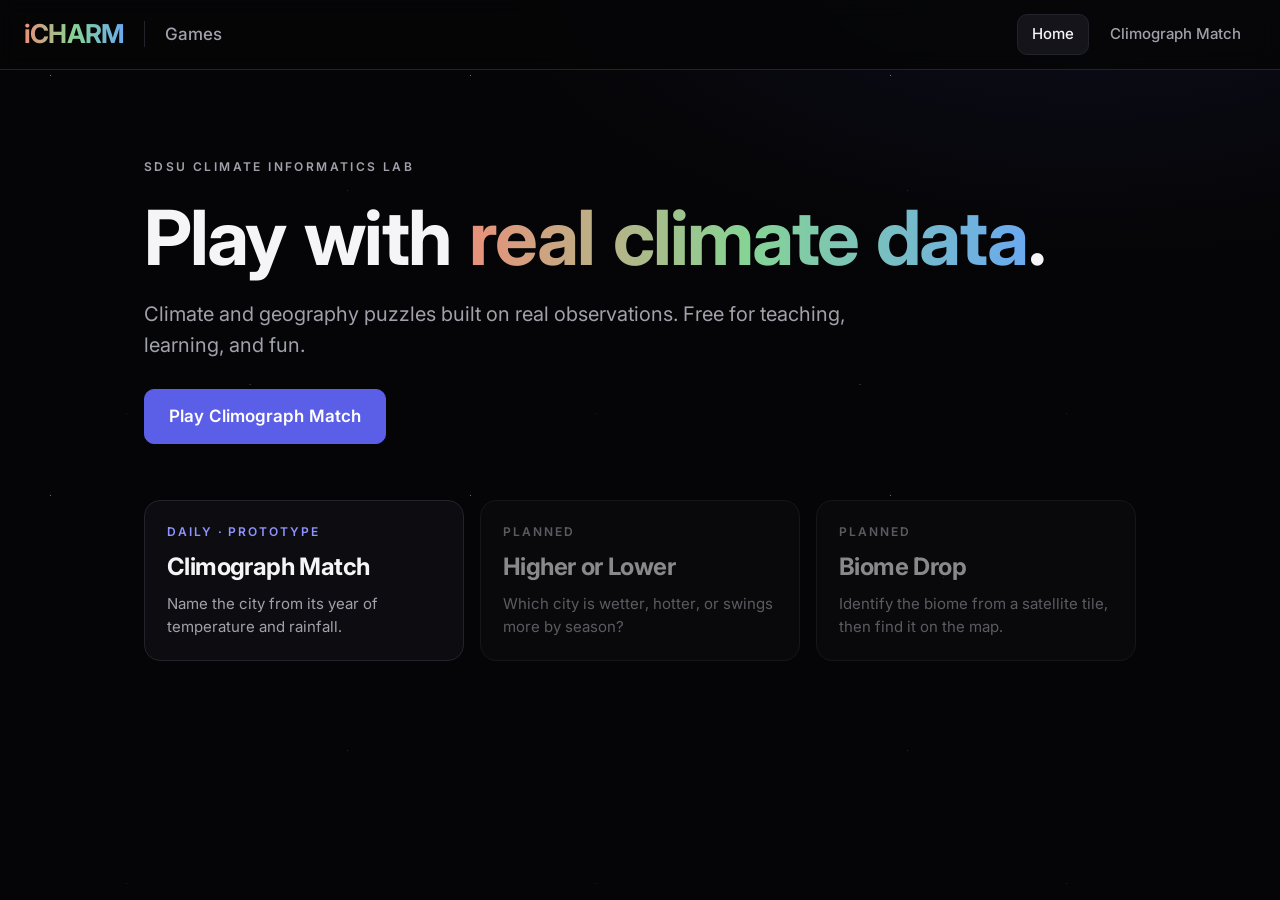
<file: index.html>
<!DOCTYPE html>
<html lang="en">
<head>
<meta charset="utf-8">
<meta name="viewport" content="width=device-width, initial-scale=1">
<title>iCHARM Games</title>
<link rel="preconnect" href="https://fonts.googleapis.com">
<link href="https://fonts.googleapis.com/css2?family=Inter:wght@400;500;600;700&display=swap" rel="stylesheet">
<link rel="stylesheet" href="assets/icharm-theme.css">
<style>
.hero{max-width:1040px;margin:0 auto;padding:88px 24px 32px;display:flex;flex-direction:column;gap:22px}
.hero h1{font-size:clamp(40px,7vw,76px);font-weight:700;line-height:1.04;margin:0;text-wrap:balance}
.hero p{margin:0;max-width:56ch;color:var(--muted);font-size:20px;line-height:1.55}
.cta{display:flex;gap:12px;flex-wrap:wrap;margin-top:6px}
.cta a{text-decoration:none;padding:14px 24px;border-radius:var(--radius-sm);font-weight:600;font-size:17px;border:1px solid var(--line);background:var(--surface-2);color:var(--ink)}
.cta a:hover{border-color:#3a3a46}
.cta a.btn-primary{border-color:var(--btn);background:var(--btn);color:#fff}
.cta a.btn-primary:hover{background:var(--btn-hover);border-color:var(--btn-hover)}
.games{max-width:1040px;margin:0 auto;padding:24px 24px 80px;display:grid;grid-template-columns:repeat(auto-fit,minmax(260px,1fr));gap:16px}
.g{background:var(--surface);border:1px solid var(--line);border-radius:var(--radius);padding:22px;text-decoration:none;color:inherit;display:flex;flex-direction:column;gap:8px;transition:border-color .15s,transform .15s}
a.g:hover,a.g:focus-visible{border-color:var(--accent);outline:none;transform:translateY(-2px)}
.g h2{font-size:24px;font-weight:700;margin:0}
.g p{margin:0;color:var(--muted)}
.g .tag{font-size:12px;font-weight:600;letter-spacing:.16em;text-transform:uppercase;color:var(--accent)}
.g.soon{opacity:.55}
.g.soon .tag{color:var(--muted)}
@media (max-width:520px){.site-nav{padding:12px 14px}.site-nav .section{display:none}.hero{padding-top:56px}}
</style>
</head>
<body>
<div class="site-nav">
  <a class="wordmark" href="./">iCHARM</a><span class="sep"></span><span class="section">Games</span>
  <nav><a href="./" aria-current="page">Home</a><a href="games/climograph-match/">Climograph Match</a></nav>
</div>
<main>
  <section class="hero">
    <div class="eyebrow">SDSU Climate Informatics Lab</div>
    <h1>Play with <span class="grad">real climate data</span>.</h1>
    <p>Climate and geography puzzles built on real observations. Free for teaching, learning, and fun.</p>
    <div class="cta"><a class="btn-primary" href="games/climograph-match/">Play Climograph Match</a></div>
  </section>
  <section class="games" aria-label="Games">
    <a class="g" href="games/climograph-match/"><span class="tag">Daily · Prototype</span><h2>Climograph Match</h2><p>Name the city from its year of temperature and rainfall.</p></a>
    <div class="g soon"><span class="tag">Planned</span><h2>Higher or Lower</h2><p>Which city is wetter, hotter, or swings more by season?</p></div>
    <div class="g soon"><span class="tag">Planned</span><h2>Biome Drop</h2><p>Identify the biome from a satellite tile, then find it on the map.</p></div>
  </section>
</main>
</body>
</html>
</file>
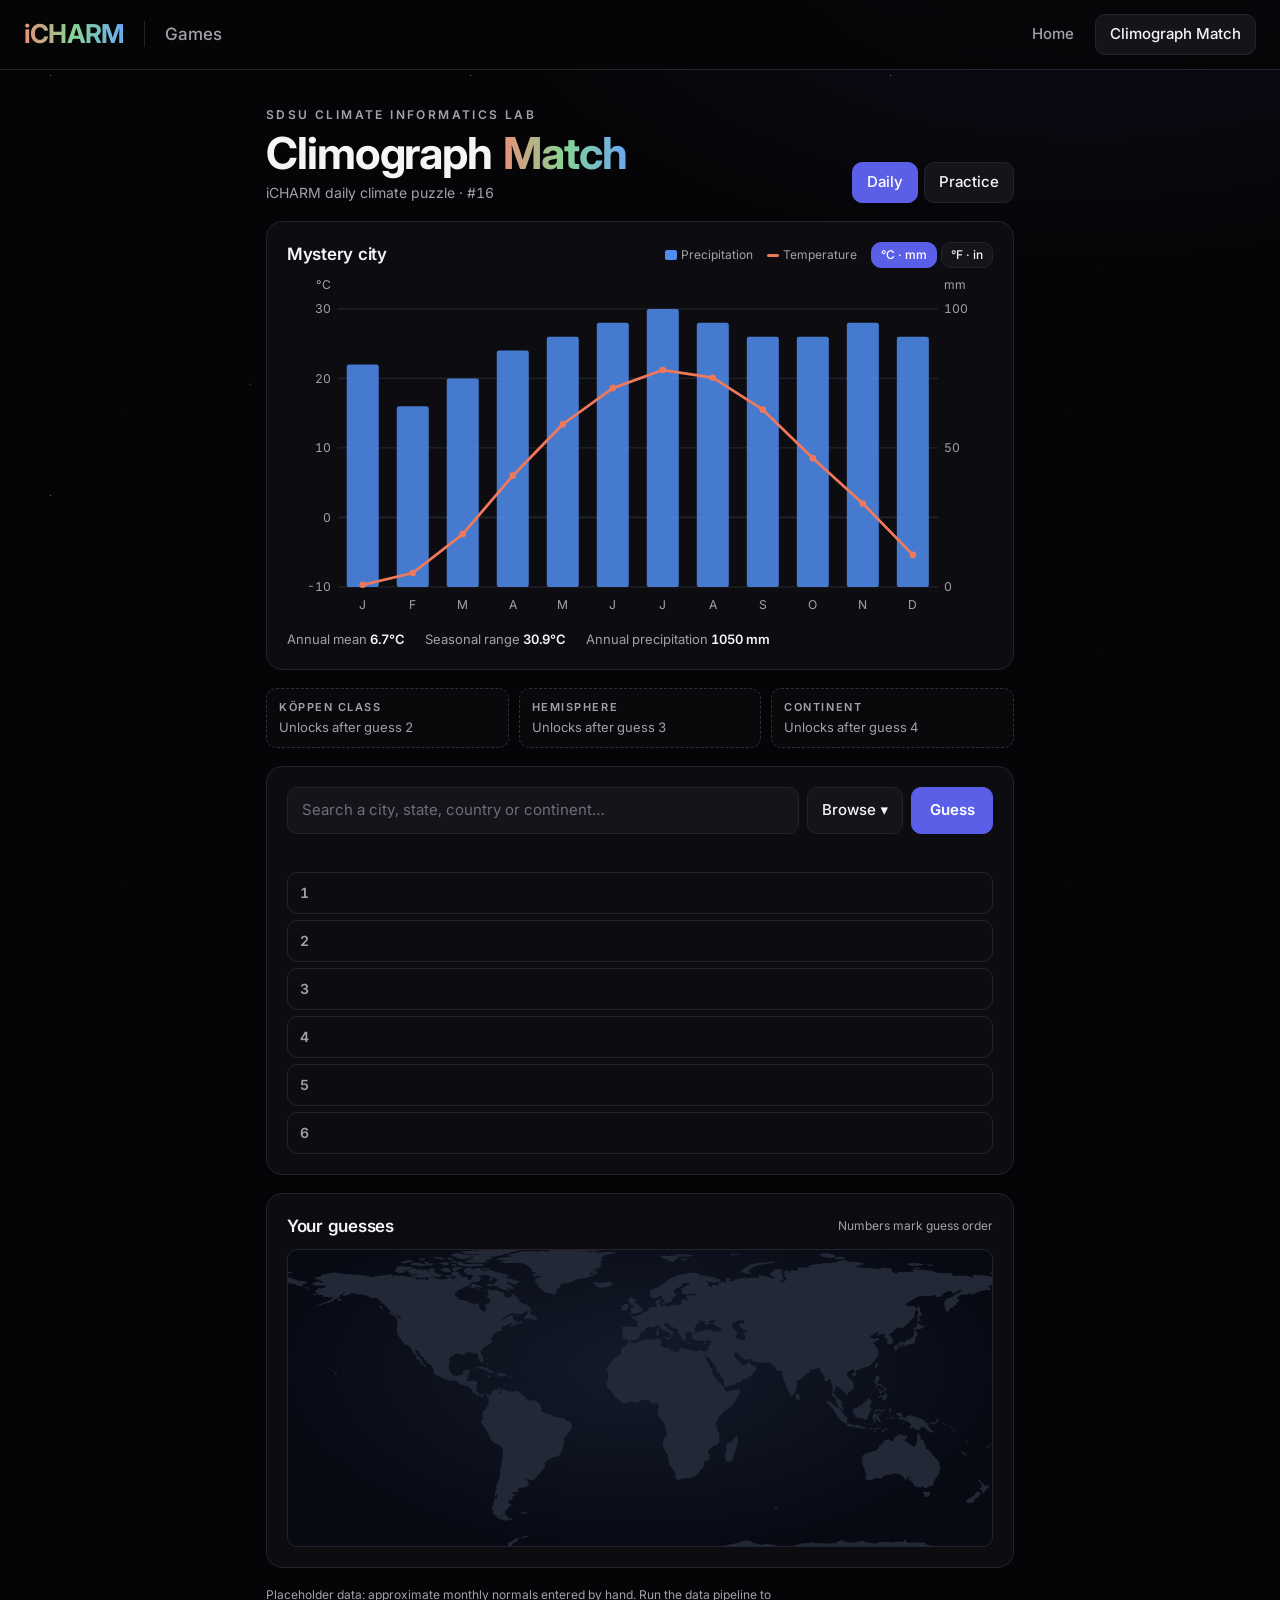
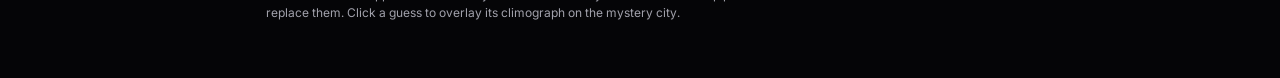
<file: games/climograph-match/index.html>
<!DOCTYPE html>
<html lang="en">
<head>
<meta charset="utf-8">
<meta name="viewport" content="width=device-width, initial-scale=1">
<title>Climograph Match</title>
<link rel="preconnect" href="https://fonts.googleapis.com">
<link href="https://fonts.googleapis.com/css2?family=Inter:wght@400;500;600;700&display=swap" rel="stylesheet">
<link rel="stylesheet" href="../../assets/icharm-theme.css">
<style>
/* Game-specific layout. Colors, fonts, buttons and cards come from assets/icharm-theme.css. */
.wrap{max-width:780px;margin:0 auto;padding:36px 16px 56px;display:flex;flex-direction:column;gap:18px}
header{display:flex;justify-content:space-between;align-items:flex-end;gap:12px;flex-wrap:wrap}
h1{font-weight:700;font-size:44px;line-height:1.05;margin:6px 0 0;text-wrap:balance}
.sub{color:var(--muted);font-size:14px;margin-top:6px}
.modes{display:flex;gap:6px;flex-wrap:wrap}
.cardhead{display:flex;justify-content:space-between;align-items:center;gap:8px;flex-wrap:wrap;margin-bottom:10px}
.label{font-size:17px;font-weight:600;letter-spacing:-.015em}
.legend{display:flex;gap:14px;font-size:12px;color:var(--muted);flex-wrap:wrap;align-items:center}
.sw{display:inline-block;width:12px;height:10px;border-radius:2px;margin-right:4px;vertical-align:middle}
.sw.line{height:3px}
.sw.dash{height:0;border-top:2px dashed var(--muted);background:none}
#chart{width:100%;height:auto;display:block}
#chart text{fill:var(--muted);font-family:var(--body);font-size:11px}
.stats{display:flex;gap:20px;flex-wrap:wrap;margin-top:10px;font-size:13px;color:var(--muted)}
.stats b{color:var(--ink);font-weight:600}
.hints{display:grid;grid-template-columns:repeat(3,1fr);gap:10px}
.hint{border:1px dashed #2f2f3a;border-radius:var(--radius-sm);padding:10px 12px;font-size:13px;color:var(--muted);min-height:58px;background:rgba(13,13,17,.6)}
.hint.open{border-style:solid;border-color:var(--accent);color:var(--ink);background:var(--surface)}
.hint small{display:block;font-size:11px;font-weight:600;text-transform:uppercase;letter-spacing:.14em;color:var(--muted);margin-bottom:2px}
.guessbox{position:relative;display:flex;gap:8px}
#guess{flex:1;padding:11px 14px;border:1px solid var(--line);border-radius:var(--radius-sm);background:var(--surface-2);color:var(--ink);min-width:0}
#guess::placeholder{color:#6e6e79}
#sugg{position:absolute;left:0;right:0;top:100%;margin-top:6px;background:var(--surface-2);border:1px solid #33333f;border-radius:var(--radius-sm);list-style:none;padding:4px 0;margin-left:0;z-index:5;max-height:320px;overflow-y:auto;display:none;box-shadow:0 18px 40px rgba(0,0,0,.6)}
#sugg li{padding:7px 14px;cursor:pointer;font-size:14px}
#sugg li.opt[aria-selected="true"],#sugg li.opt:hover{background:rgba(91,95,232,.22)}
#sugg li.opt{padding-left:26px}
#sugg li.hdr{cursor:default;font-size:12px;color:var(--muted);padding:6px 14px 2px;background:none}
#sugg li.hdr.state{padding:4px 14px 2px 24px;font-weight:600;color:var(--ink)}
#sugg li.opt.instate{padding-left:36px}
#sugg li .st{color:var(--muted)}
#sugg li.hdr.cont{font-size:11px;font-weight:600;color:var(--accent);padding-top:10px;text-transform:uppercase;letter-spacing:.14em}
.msg{font-size:13px;color:var(--bad);min-height:18px}
.rows{display:flex;flex-direction:column;gap:6px}
.row{display:grid;grid-template-columns:28px 1fr 88px 40px 64px;gap:8px;align-items:center;padding:9px 12px;border:1px solid var(--line);border-radius:var(--radius-sm);font-size:14px;cursor:pointer;background:var(--surface-2)}
.row:hover{border-color:#3a3a46}
.row.sel{border-color:var(--accent);box-shadow:inset 3px 0 0 var(--accent)}
.row.empty{cursor:default;color:#3a3a46;min-height:42px;background:transparent}
.row .n{color:var(--muted);font-weight:600}
.row .num{text-align:right}
.row .arr{font-size:18px;text-align:center}
.pill{font-size:12px;font-weight:600;border-radius:999px;padding:2px 9px;text-align:center;color:#0a0a0c}
.result{display:none;flex-direction:column;gap:10px}
.result.show{display:flex}
.result h2{font-size:28px;font-weight:700;margin:0;line-height:1.1}
.result p{margin:0;max-width:65ch;color:var(--muted)}
.actions{display:flex;gap:8px;flex-wrap:wrap;align-items:center}
#copied{font-size:13px;color:var(--good)}
#map{width:100%;height:auto;display:block;border-radius:var(--radius-sm);background:radial-gradient(ellipse at 50% 40%,var(--sea-hi),var(--sea) 75%);border:1px solid var(--line)}
#map .land{fill:var(--land)}
#map text{font-size:14px;font-weight:600;fill:#fff}
.tally{display:flex;gap:22px;flex-wrap:wrap;font-size:13px;color:var(--muted)}
.tally b{display:block;font-size:26px;font-weight:700;letter-spacing:-.02em;color:var(--ink);line-height:1.1}
footer{font-size:12px;color:var(--muted);max-width:65ch}
.unit{display:flex;gap:4px}
.unit button{padding:3px 9px;font-size:12px}
@media (max-width:520px){
  .site-nav{padding:12px 14px;gap:12px}
  .site-nav .section{display:none}
  h1{font-size:34px}
  .hints{grid-template-columns:1fr}
  .row{grid-template-columns:22px 1fr 70px 30px 52px;font-size:13px;padding:8px}
}
@media (prefers-reduced-motion: no-preference){ .row{transition:border-color .15s} }
</style>
</head>
<body>
<div class="site-nav">
  <a class="wordmark" href="../../">iCHARM</a><span class="sep"></span><span class="section">Games</span>
  <nav><a href="../../">Home</a><a href="./" aria-current="page">Climograph Match</a></nav>
</div>
<div class="wrap">
  <header>
    <div>
      <div class="eyebrow">SDSU Climate Informatics Lab</div>
      <h1>Climograph <span class="grad">Match</span></h1>
      <div class="sub" id="sub">iCHARM daily climate puzzle</div>
    </div>
    <div class="modes">
      <button id="mDaily" class="on">Daily</button>
      <button id="mPractice">Practice</button>
    </div>
  </header>

  <section class="card">
    <div class="cardhead">
      <span class="label">Mystery city</span>
      <div class="legend">
        <span><span class="sw" style="background:var(--precip)"></span>Precipitation</span>
        <span><span class="sw line" style="background:var(--temp)"></span>Temperature</span>
        <span id="ovLegend" hidden><span class="sw dash"></span><span id="ovName">Your guess</span></span>
        <span class="unit"><button id="uC" class="on">°C · mm</button><button id="uF">°F · in</button></span>
      </div>
    </div>
    <svg id="chart" viewBox="0 0 640 310" role="img" aria-label="Climograph of the mystery city"></svg>
    <div class="stats">
      <span>Annual mean <b id="sMean"></b></span>
      <span>Seasonal range <b id="sRange"></b></span>
      <span>Annual precipitation <b id="sPrec"></b></span>
    </div>
  </section>

  <section class="hints" aria-label="Hints">
    <div class="hint" id="h1"><small>Köppen class</small>Unlocks after guess 2</div>
    <div class="hint" id="h2"><small>Hemisphere</small>Unlocks after guess 3</div>
    <div class="hint" id="h3"><small>Continent</small>Unlocks after guess 4</div>
  </section>

  <section class="card" style="display:flex;flex-direction:column;gap:10px">
    <form class="guessbox" id="form" autocomplete="off">
      <input id="guess" type="text" placeholder="Search a city, state, country or continent…" aria-label="City guess" aria-autocomplete="list" aria-controls="sugg">
      <button type="button" id="browse" aria-label="Browse all cities">Browse ▾</button>
      <button class="primary" type="submit" id="go" style="width:82px">Guess</button>
      <ul id="sugg" role="listbox"></ul>
    </form>
    <div class="msg" id="msg"></div>
    <div class="rows" id="rows"></div>
    <div class="result" id="result">
      <h2 id="rTitle"></h2>
      <p id="rText"></p>
      <div class="actions">
        <button class="primary" id="share">Copy result</button>
        <button id="next" hidden>Next random city</button>
        <span id="copied"></span>
      </div>
      <div class="tally" id="tally"></div>
    </div>
  </section>

  <section class="card">
    <div class="cardhead"><span class="label">Your guesses</span><span class="legend">Numbers mark guess order</span></div>
    <svg id="map" viewBox="0 20 1000 420" role="img" aria-label="World map of guesses">
      <path class="land" d="M334.5,472.3L333.7,473.7L332.8,475.0L327.0,474.6L320.8,474.7L317.3,473.8L317.3,473.7L315.8,472.9L322.1,473.0L328.1,473.3L330.1,472.1L331.6,471.1ZM57.7,470.8L52.4,471.2L48.7,470.2L47.1,469.2L47.0,469.0L45.2,468.3L46.9,467.2L52.1,467.7L54.8,468.5L56.9,469.5ZM374.5,466.7L377.9,467.9L379.1,469.6L379.5,470.8L379.6,472.2L375.3,473.1L370.8,473.8L365.5,474.5L359.7,475.0L353.1,474.9L349.5,473.9L350.0,472.8L355.9,472.0L358.3,471.1L360.0,469.9L361.3,468.9L363.0,467.9L364.8,466.7L366.2,466.7L370.3,466.1ZM163.3,454.1L166.8,454.6L170.2,454.1L168.6,455.0L166.0,455.8L162.1,455.5L159.3,454.6L159.9,453.6ZM151.2,454.1L155.4,455.2L153.8,455.0L150.2,454.8L146.4,454.0L148.4,453.4ZM225.0,449.8L228.1,450.1L231.1,449.8L232.7,451.4L230.6,451.2L227.2,451.3L223.8,451.2L220.0,451.3L217.2,450.8L215.7,449.7L217.4,449.2L221.0,449.5ZM309.8,447.1L310.1,448.3L309.6,449.4L308.9,450.4L305.6,450.8L302.5,451.3L298.9,451.3L300.2,450.2L297.0,450.6L293.9,451.0L291.7,450.2L291.6,449.0L294.6,447.9L296.5,447.6L299.7,447.7L300.6,446.3L300.7,445.3L300.7,443.0L302.2,441.7L304.8,441.3L306.3,442.3L306.9,443.3L308.1,444.6L309.0,445.8ZM0,485.3L0,485.3L0,485.3L0.1,485.3L2.6,483.7L7.6,484.5L7.9,484.4L8.7,484.2L9.6,483.9L10.4,483.7L10.8,483.6L11.2,483.6L11.5,483.6L15.6,484.8L19.1,483.6L19.7,483.5L27.9,483.0L30.5,483.6L31.8,483.9L36.0,484.9L43.9,485.6L50.1,486.4L60.9,487.1L68.9,486.3L80.7,486.9L87.4,487.8L94.7,486.9L102.4,486.2L103.0,484.9L92.1,484.8L83.1,484.1L80.8,483.0L73.3,482.4L73.8,481.2L74.8,480.0L75.9,479.0L75.3,477.8L70.7,477.1L68.6,476.1L64.3,475.2L71.0,475.4L77.5,475.0L81.5,475.9L86.4,475.1L91.0,474.0L93.2,473.1L92.3,472.0L88.7,471.2L84.6,470.4L78.9,470.2L73.9,469.8L68.5,469.6L66.7,468.5L63.1,467.7L60.9,466.7L60.1,463.5L61.4,463.8L63.9,464.7L68.5,464.4L72.9,464.0L75.2,465.2L79.6,464.9L83.3,464.3L86.8,463.6L89.9,462.7L94.1,462.4L94.0,461.4L93.0,460.3L93.8,459.3L97.4,458.9L99.1,459.8L103.3,459.2L106.5,458.5L110.5,458.5L114.2,458.2L118.0,457.5L121.0,456.9L124.4,456.3L126.5,456.5L128.4,456.7L132.6,456.3L136.3,456.8L140.1,456.8L143.7,456.4L147.5,456.7L151.6,456.9L155.5,456.8L159.5,456.9L163.6,456.9L167.4,456.8L170.3,456.0L173.6,455.6L177.1,456.2L180.4,455.7L183.4,454.7L185.2,455.6L186.2,456.6L188.0,457.5L190.9,456.7L194.2,457.7L198.0,458.0L201.2,458.8L205.1,458.6L208.6,458.1L212.8,458.3L216.6,458.6L220.4,459.1L221.9,457.9L220.1,457.0L218.7,456.0L215.1,455.8L213.5,454.8L212.9,453.7L211.9,451.7L214.1,452.0L217.7,452.2L221.3,452.0L224.6,452.5L227.4,453.3L228.6,454.3L232.4,454.4L235.9,454.1L239.8,453.5L243.2,453.2L246.0,453.8L249.7,453.6L252.1,451.5L254.3,452.8L257.5,453.2L261.0,453.0L263.3,454.1L267.0,454.2L270.3,454.5L273.6,455.1L275.8,454.1L276.9,453.1L279.7,454.2L283.5,453.9L286.3,454.5L288.2,455.4L291.9,455.1L294.8,454.6L297.6,453.8L301.0,453.5L304.9,453.1L308.5,452.8L311.2,452.2L312.8,451.3L313.5,450.1L313.1,448.9L312.3,447.9L311.3,446.8L310.4,445.7L309.7,444.7L309.6,443.6L309.8,442.5L311.1,441.5L312.2,440.3L312.7,439.3L312.1,438.1L311.8,437.0L313.1,435.7L314.7,434.9L316.5,433.9L318.4,433.0L320.6,432.2L321.7,431.0L323.2,430.2L324.9,429.5L327.6,429.4L329.4,428.5L331.3,427.9L333.6,427.6L335.6,426.9L337.2,426.0L339.4,425.7L341.0,426.4L340.0,427.3L337.1,428.2L335.9,428.7L333.9,428.3L331.6,428.6L329.7,429.2L327.7,429.9L326.3,430.8L325.9,431.9L326.1,432.9L327.4,433.8L325.5,434.5L322.9,434.7L321.4,435.6L319.7,436.5L318.0,437.7L317.5,438.7L318.5,439.9L320.0,440.7L322.3,441.4L324.4,442.2L325.5,443.3L326.1,444.4L327.0,445.5L328.3,446.4L329.1,447.4L329.5,450.0L330.3,451.0L330.5,452.1L331.4,453.2L331.0,454.7L329.5,455.8L327.8,456.7L324.1,457.1L322.9,458.1L321.2,459.0L317.0,460.0L313.3,460.5L309.8,461.1L306.1,461.7L303.8,462.8L299.4,462.9L294.5,462.8L290.1,463.0L285.4,463.0L286.3,464.1L290.5,464.6L293.6,465.4L295.4,466.4L292.3,467.2L287.5,467.0L283.5,467.7L283.3,468.8L283.2,469.9L286.5,470.8L287.1,471.9L290.6,472.9L296.5,473.3L301.5,474.1L305.5,475.0L310.5,475.8L317.4,476.3L324.2,477.0L329.0,477.8L334.1,478.8L336.9,480.1L338.2,481.1L341.6,480.1L346.2,479.3L351.0,478.4L356.8,477.7L361.7,477.0L368.6,476.9L375.4,477.3L381.0,478.0L382.8,476.8L386.7,475.9L393.7,475.9L399.2,475.3L404.4,474.7L410.2,474.3L416.3,473.8L420.6,473.1L418.7,472.1L417.5,471.2L417.5,470.1L412.1,470.2L406.4,470.7L401.0,470.7L400.2,469.6L400.6,467.6L401.8,467.0L405.8,466.3L410.5,465.7L413.8,464.8L417.2,464.0L419.7,462.9L423.5,462.4L427.3,462.1L429.2,461.8L433.5,461.7L437.6,461.4L441.0,460.8L444.4,460.2L447.4,459.5L451.3,458.6L453.7,457.7L456.3,456.9L457.2,455.8L454.2,455.1L455.2,454.0L457.0,453.1L459.9,452.6L463.0,451.9L465.8,451.1L468.0,450.0L469.3,448.7L471.4,447.9L474.7,448.1L476.0,449.0L479.3,449.1L479.5,448.1L480.9,447.0L483.9,447.3L484.6,448.3L487.9,448.5L491.5,448.0L495.0,447.6L498.1,447.8L499.3,448.9L502.4,448.0L505.2,447.5L508.3,447.1L511.4,446.8L514.3,446.1L517.4,445.7L519.8,445.1L521.5,444.1L523.5,444.8L526.4,444.4L528.4,445.7L530.0,446.7L533.2,446.2L534.4,445.1L537.2,444.3L540.9,444.5L542.0,445.5L544.3,444.5L547.2,444.2L550.5,444.0L553.4,444.1L556.5,444.4L559.5,444.6L560.8,445.5L562.6,446.3L565.7,445.8L569.0,445.7L572.1,445.7L575.2,445.7L578.0,445.3L580.9,445.0L583.4,444.2L586.0,443.7L588.8,443.4L590.9,442.7L592.5,441.2L594.0,440.2L596.9,440.7L598.0,441.6L600.4,442.3L603.3,442.1L605.2,443.1L607.3,443.8L610.1,443.1L611.1,441.9L613.6,441.4L616.5,440.5L619.2,440.1L622.5,439.6L624.7,439.0L626.9,438.3L629.1,437.7L631.7,438.1L634.2,437.1L636.0,436.3L638.6,436.4L640.9,435.7L641.5,434.7L643.8,434.0L646.1,433.4L648.9,433.0L651.4,432.8L653.9,432.9L656.5,433.2L658.7,434.0L659.0,435.2L661.4,436.1L663.1,436.9L666.4,437.2L668.3,437.9L670.6,438.7L673.2,438.9L675.5,438.3L677.9,437.2L680.5,437.8L683.2,438.1L685.8,438.4L688.5,438.7L691.3,438.7L693.6,441.5L693.5,442.2L693.2,443.5L690.5,444.2L688.3,445.2L688.7,446.3L691.8,446.3L691.4,447.4L690.0,448.4L688.7,449.5L690.8,450.4L694.0,450.7L697.2,450.2L698.8,449.1L699.7,448.1L701.2,447.2L703.0,446.4L703.7,445.4L705.1,444.0L706.9,443.8L710.0,443.7L712.8,443.3L715.6,442.9L717.0,441.8L717.8,440.8L719.7,439.7L722.4,439.0L724.8,438.5L726.3,437.6L727.9,437.1L729.9,436.6L732.7,436.9L735.2,436.6L737.9,436.3L740.9,436.5L742.9,435.7L744.4,433.9L745.4,434.6L746.7,435.9L749.0,436.5L751.7,436.7L754.4,436.4L757.2,436.6L759.8,436.6L761.5,436.4L763.9,436.5L766.0,437.1L768.5,436.8L771.5,436.8L774.1,436.4L776.9,436.8L778.8,435.8L780.2,434.9L782.1,434.1L785.6,432.1L787.4,432.5L789.5,433.2L791.4,434.2L794.9,435.9L797.6,435.9L800.2,435.9L803.2,435.6L806.2,435.2L808.4,434.5L810.3,433.6L813.4,433.5L815.5,432.9L817.7,433.5L819.1,434.4L821.1,435.2L824.1,435.1L826.0,435.8L829.3,436.5L832.8,436.8L835.7,436.6L837.9,435.7L839.7,434.8L842.2,434.6L844.7,435.0L847.6,435.3L850.2,434.8L852.7,434.8L855.2,435.1L857.7,435.4L860.2,434.9L863.2,434.5L866.1,434.4L869.2,434.4L871.8,434.1L874.3,433.9L875.0,432.5L875.1,431.4L876.9,432.1L877.4,433.4L878.3,434.5L879.4,435.4L881.8,435.9L884.9,435.8L888.6,435.7L891.1,435.6L894.7,435.6L897.3,435.5L901.0,435.6L904.1,435.8L906.0,436.7L905.5,437.7L907.3,438.5L910.3,439.2L913.4,439.9L917.0,440.4L920.7,440.8L923.6,441.3L926.7,441.3L928.5,440.4L931.0,441.2L933.1,442.0L935.5,442.7L938.9,443.0L942.1,443.3L943.5,444.4L946.6,445.0L948.8,446.0L951.9,446.4L955.1,446.4L958.1,446.5L961.4,446.5L964.7,446.7L967.8,447.1L970.7,447.7L973.6,448.3L975.5,449.1L975.2,450.2L973.7,451.2L972.5,452.4L971.5,453.4L970.2,454.6L966.6,455.0L964.9,456.0L961.3,456.6L960.1,457.7L958.2,458.7L956.2,459.6L955.0,460.7L954.3,461.7L954.0,463.0L954.1,464.0L955.7,465.1L956.3,466.1L957.6,467.1L962.7,467.5L963.8,468.7L958.8,469.1L954.6,469.7L949.3,469.8L947.0,471.4L946.5,472.7L945.3,473.8L943.8,474.8L947.5,475.7L948.9,476.9L951.3,477.9L954.7,478.8L958.6,479.7L962.7,480.6L969.1,481.4L970.5,482.8L978.5,483.4L979.1,483.6L981.1,484.4L988.8,483.7L995.2,484.6L1000,485.3L1000,500L500,500L0,500ZM311.8,399.5L315.4,401.2L319.3,401.9L318.0,403.3L315.4,403.4L314.0,402.4L313.0,403.6L310.7,404.4L307.6,404.1L305.6,403.3L302.7,402.9L299.2,401.3L296.4,399.8L292.6,396.7L294.8,397.3L298.7,399.2L302.4,400.2L303.9,398.9L304.8,397.0L307.3,395.8L309.3,396.2L310.4,397.5ZM337.3,391.9L339.5,393.1L338.7,394.1L335.0,394.9L333.7,394.0L331.3,395.2L330.0,394.0L333.3,392.3L335.6,393.0ZM695.2,388.0L690.9,388.2L690.8,386.7L691.2,385.6L691.4,385.0L693.2,385.9L695.9,386.2L695.9,386.8ZM903.8,363.3L906.5,364.2L908.0,363.8L910.2,363.3L911.9,363.5L912.1,366.8L911.1,367.7L910.8,370.0L909.8,369.2L907.9,371.2L907.3,371.0L905.6,370.9L903.9,368.5L903.5,366.7L901.9,364.3L902.0,363.0ZM980.6,363.6L981.2,364.8L983.2,363.6L984.0,364.8L984.0,366.0L982.9,367.3L981.1,369.3L979.7,370.4L980.7,371.8L978.6,371.8L976.2,372.8L975.5,374.7L973.9,377.5L971.7,378.7L970.3,379.5L967.8,379.4L966.0,378.5L962.9,378.3L962.5,377.3L964.0,375.3L967.5,372.5L969.3,372.0L971.3,370.9L973.6,369.5L975.3,368.0L976.5,366.0L977.6,365.3L978.0,363.7L980,362.4ZM985.0,350.4L987.0,353.3L987.1,351.4L988.3,352.2L988.7,354.3L991.0,355.2L992.8,355.4L994.4,354.3L995.8,354.7L995.2,357.1L994.3,358.7L992.2,358.7L991.5,359.5L991.7,360.7L991.3,361.2L990.3,362.7L988.9,364.6L986.7,365.8L986.3,365.0L985.1,364.6L986.7,362.3L985.8,360.8L982.8,359.7L982.9,358.7L984.9,357.7L985.4,355.6L985.2,353.8L984.1,351.9L984.2,351.4L982.8,350.3L980.7,347.8L979.5,345.9L980.5,345.6L982.0,347.2L984.2,347.9ZM964.2,311.5L963.1,312.2L961.6,311.4L959.6,310.2L957.8,308.7L956.0,306.7L955.6,305.8L956.8,305.8L958.3,306.8L959.6,307.7L960.5,308.5L962.7,310.2ZM995.4,298.1L996.4,298.9L995.9,300.4L994.2,300.7L992.7,300.4L992.4,299.2L993.5,298.2L994.7,298.6ZM1000,295.9L998.2,296.6L996.4,297.2L996.1,296.2L997.4,295.6L998.3,295.4L1000,294.6L1000,295.9ZM0,294.6L0,294.6L0.5,294.5L0.2,295.8L0,295.9L0,295.9L0,295.9L0,294.6ZM966.2,295.7L965.3,296.1L964.3,294.8L964.4,294.1ZM964.1,291.4L964.6,293.7L963.8,293.3L963.3,293.5L962.9,292.7L962.8,290.6ZM639.0,287.6L639.4,290.9L640.2,292.2L639.9,293.6L639.4,294.4L638.5,292.8L637.9,293.6L638.5,295.6L638.2,296.8L637.4,297.5L637.3,299.8L636.2,303.1L634.8,306.9L633.1,312.2L632.0,316.0L630.8,319.2L628.5,319.9L626.1,321.1L624.5,320.4L622.3,319.4L621.5,317.9L621.3,315.4L620.4,313.2L620.1,311.2L620.6,309.2L621.9,308.7L621.9,307.8L623.2,305.7L623.5,303.9L622.8,302.6L622.3,300.9L622.1,298.3L623.0,296.8L623.4,295.0L624.8,294.9L626.3,294.3L627.4,293.8L628.6,293.8L630.2,292.2L632.5,290.5L633.3,289.1L632.9,287.9L634.1,288.2L635.6,286.3L635.7,284.6L636.6,283.4L637.6,284.6L638.3,285.8ZM898.7,288.2L899.7,290.4L901.5,289.3L902.4,290.5L903.8,291.6L903.5,292.8L904.1,295.2L904.5,296.6L905.2,296.9L905.9,299.3L905.7,300.7L906.6,302.6L909.6,304.1L911.6,305.4L913.4,306.6L913.0,307.3L914.6,309.0L915.7,312.0L916.8,311.4L918.0,312.6L918.6,312.2L919.1,315.1L921.1,316.8L922.4,317.9L924.5,320.1L925.3,322.4L925.4,324.0L925.2,325.7L926.5,328.0L926.4,330.5L925.9,331.8L925.1,334.3L925.2,335.9L924.6,337.8L923.4,340.4L921.4,341.7L920.3,343.9L919.4,345.3L918.6,347.7L917.5,349.0L916.8,351.1L916.5,353.0L916.6,353.9L915.0,354.9L911.9,355.0L909.3,356.1L908.1,357.2L906.4,358.4L904.1,357.2L902.4,356.7L902.8,355.2L901.3,355.7L898.9,357.8L896.5,357.0L894.9,356.6L893.3,356.4L890.6,355.6L888.8,353.8L888.3,351.7L887.7,350.3L886.3,349.2L883.6,348.9L884.5,347.5L883.9,345.5L882.5,347.4L880.0,347.9L881.5,346.4L881.9,344.8L883.0,343.4L882.8,341.3L880.5,343.7L878.8,344.7L877.7,346.9L875.5,345.7L875.6,344.3L873.9,342.2L872.4,341.2L872.9,340.6L869.4,338.9L867.4,338.8L864.7,337.4L859.8,337.7L856.2,338.7L853.0,339.6L850.4,339.4L847.4,340.9L845.0,341.5L844.5,343.0L843.4,344.1L841.1,344.2L839.3,344.4L836.9,343.9L834.9,344.2L833.0,344.3L831.3,345.8L830.5,345.7L829.1,346.5L827.8,347.4L825.8,347.2L823.9,347.2L821.0,345.5L819.5,344.9L819.5,343.3L820.9,343.0L821.4,342.3L821.3,341.3L821.6,339.4L821.3,337.8L819.8,335.0L819.4,333.4L819.5,331.8L818.4,330.0L818.3,329.2L817.1,328.1L816.7,325.9L815.2,323.7L814.8,322.5L816.0,323.7L815.1,321.1L816.4,321.9L817.3,323.0L817.2,321.6L815.8,319.4L815.6,318.5L814.9,317.7L815.2,316.1L815.8,315.4L816.2,314.0L815.9,312.4L817.0,310.4L817.2,312.5L818.4,310.6L820.7,309.7L822.0,308.5L824.1,307.5L825.4,307.2L826.2,307.6L828.4,306.5L830.0,306.2L830.5,305.6L831.2,305.4L832.7,305.4L835.7,304.6L837.2,303.4L837.9,301.9L839.5,300.5L839.6,299.4L839.7,297.9L841.6,295.5L842.8,297.9L844.0,297.4L843.0,296.1L843.9,294.7L845.1,295.3L845.4,293.2L847.0,291.8L847.6,290.7L849.0,290.3L849.1,289.5L850.3,289.8L850.3,289.1L851.6,288.7L852.9,288.3L855.0,289.6L856.5,291.3L858.2,291.3L860.0,291.5L859.4,290.0L860.7,287.8L862.0,287.1L861.6,286.4L862.8,284.8L864.5,283.8L865.9,284.1L868.2,283.6L868.2,282.2L866.1,281.3L867.6,280.9L869.4,281.6L870.9,282.7L873.3,283.4L874.1,283.1L875.8,284.0L877.4,283.2L878.4,283.4L879.1,282.9L880.4,284.3L879.6,285.7L878.6,286.9L877.6,287.0L877.9,288.1L877.1,289.5L876.1,290.8L876.3,291.6L878.5,293.1L880.7,294.0L882.1,295.0L884.1,296.6L884.9,296.6L886.4,297.3L886.8,298.2L889.4,299.1L891.3,298.2L891.8,296.7L892.4,295.5L892.7,294L893.6,291.7L893.2,290.4L893.4,289.6L893.1,288.0L893.4,285.9L894.0,285.3L893.5,284.4L894.2,282.9L894.7,281.4L894.8,280.6L895.8,279.6L896.6,280.9L896.8,282.7L897.5,283.0L897.6,284.2L898.6,285.6L898.8,287.2ZM950.3,279.1L951.1,280.0L949.1,280.0L948.1,278.3L949.7,279.0ZM835.3,278.4L834.1,278.4L830.4,276.5L833.0,276.0L834.5,276.8L835.4,277.6ZM946.8,277.4L945.7,277.4L944.0,277.2L943.4,276.7L943.6,275.6L945.4,276.1L946.3,276.6ZM949.1,276.6L948.6,277.1L946.6,274.7L946.0,273.1L946.9,273.1L947.9,275.3ZM845.6,278.1L843.2,278.7L842.9,278.4L843.1,277.4L844.3,275.8L847.1,274.7L847.4,274.0L849.8,273.4L851.7,273.3L852.6,272.9L853.7,273.3L852.6,274.0L849.7,275.2L847.4,276.0ZM827.4,272.4L828.4,273.2L830.2,273.0L830.9,274.1L827.6,274.7L825.7,275.1L824.2,275.0L825.2,273.4L826.7,273.4ZM841.3,272.4L840.9,274.0L836.8,274.8L833.1,274.4L833.1,273.4L835.3,272.8L837.0,273.7L838.9,273.5ZM944.0,273.1L944.2,273.7L942.0,272.5L940.5,271.5L939.4,270.6L939.8,270.3L941.1,271L943.4,272.2ZM937.6,270.4L937.0,270.5L935.8,269.9L934.6,268.7L934.8,268.3L936.4,269.5ZM801.7,268.8L807.0,269.1L807.6,267.9L812.8,269.2L813.8,271.0L817.9,271.6L821.4,273.2L818.2,274.3L815.1,273.1L812.6,273.2L809.7,273.0L807.1,272.5L803.9,271.5L801.9,271.2L800.7,271.5L795.7,270.4L795.2,269.2L792.6,269.0L794.5,266.3L797.9,266.5L800.1,267.6L801.3,267.8ZM874.2,267.2L872.8,269.1L872.5,267.0L873.0,266.0L873.6,265.1L874.2,265.9ZM932.9,268.9L932.2,269.2L931.0,268.1L929.7,266.3L929.2,264.2L929.5,264.0L929.8,264.8L930.7,265.4L932.0,267.2L933.3,268.1ZM922.1,265.2L920.7,265.4L920.2,266.2L918.7,266.9L917.3,267.5L915.8,267.5L913.5,266.7L911.9,265.9L912.2,265.1L914.7,265.5L916.2,265.2L916.6,263.9L917.0,263.8L917.3,265.3L918.9,265.1L919.6,264.2L921.2,263.2L920.9,261.5L922.5,261.5L923.1,261.9L923.1,263.5ZM853.4,259.6L852.4,260.5L850.5,260.0L849.9,258.8L852.7,258.6ZM862.4,258.5L863.4,260.7L861.0,259.5L858.7,259.3L857.1,259.5L855.2,259.4L855.9,257.8L859.3,257.7ZM925.3,262.5L924.5,263.2L923.9,261.6L923.3,260.5L922.0,259.6L920.5,258.4L918.5,257.6L919.2,256.9L920.7,257.7L921.7,258.3L922.8,259.0L923.9,260.1L925.0,261.0ZM872.6,253.2L873.3,257.6L876.2,259.3L878.5,256.4L881.7,254.7L884.2,254.7L886.6,255.6L888.6,256.6L891.6,257.2L896.4,259.1L901.6,260.7L903.5,262.1L905.0,263.5L905.5,265.1L910.1,266.9L910.8,268.3L908.2,268.6L908.8,270.5L911.3,272.3L913.1,275.2L914.7,275.1L914.6,276.4L916.7,276.9L915.9,277.4L918.8,278.5L918.5,279.3L916.7,279.5L916.0,278.8L913.6,278.5L910.8,278.1L908.7,276.3L907.1,274.8L905.6,272.4L902.0,271.1L899.7,271.9L898.0,272.9L898.3,274.9L896.1,275.9L894.6,275.4L891.7,275.3L889.2,273.0L886.4,272.4L885.7,273.2L882.2,273.3L883.4,271.1L885.1,270.3L884.4,267.3L883.1,264.9L877.7,262.6L875.4,262.3L871.2,259.8L870.4,261.1L869.3,261.4L868.7,260.4L868.7,259.1L866.6,257.8L869.6,256.8L871.6,256.8L871.3,256.1L867.3,256.1L866.2,254.4L863.7,253.9L862.5,252.6L866.2,251.9L867.7,251.0L872.1,252.1ZM847.8,246.0L845.6,248.8L843.5,249.3L840.8,248.8L836.2,248.9L833.8,249.3L833.4,251.4L835.9,253.9L837.4,252.6L842.6,251.7L842.3,252.9L841.1,252.5L839.9,254.2L837.5,255.2L840.1,258.8L839.6,259.8L842.1,263.0L842.1,264.8L840.6,265.6L839.5,264.6L840.8,262.4L838.1,263.4L837.4,262.7L837.8,261.6L835.8,260.0L836.0,257.3L834.1,258.1L834.4,261.3L834.5,265.3L832.7,265.7L831.5,264.9L832.3,262.3L831.9,259.7L830.7,259.6L829.9,257.7L831.0,255.9L831.4,253.7L832.8,249.5L833.4,248.4L835.7,246.3L837.9,247.1L841.4,247.5L844.6,247.4L847.4,245.4ZM857.4,246.8L857.3,249.2L855.8,249.0L855.4,250.6L856.6,252.1L855.8,252.5L854.7,250.7L853.8,247.1L854.4,244.9L855.3,243.9L855.5,245.4L857.2,245.7ZM793.9,266.2L790.8,266.3L788.5,263.9L784.9,261.7L783.7,260.0L781.6,257.7L780.2,255.6L778.1,251.8L775.7,249.4L774.9,247.1L773.8,244.9L771.3,243.1L769.9,240.8L767.8,239.2L764.9,236.1L764.7,234.7L766.4,234.8L770.7,235.4L773.2,238.1L775.3,240.0L776.9,241.1L779.5,244.1L782.3,244.2L784.7,246.1L786.3,248.4L788.4,249.7L787.3,251.9L788.9,252.9L789.9,253.0L790.3,254.9L791.3,256.5L793.3,256.7L794.7,258.5L794.0,261.9ZM827.4,244.9L830.5,247.4L827.2,247.8L826.3,249.7L826.4,252.2L823.7,254.1L823.7,256.9L822.6,261.1L822.2,260.1L819.0,261.4L817.9,259.7L815.9,259.5L814.5,258.6L811.2,259.6L810.2,258.3L808.4,258.4L806.1,258.1L805.7,254.4L804.3,253.6L803.0,251.2L802.6,248.8L802.9,246.2L804.6,244.4L806.6,245.3L808.7,244.8L809.3,242.5L810.5,241.9L813.8,241.3L815.8,239.1L817.2,237.4L818.3,236.3L820.6,234.8L822.8,232.9L824.2,230.7L825.3,230.7L826.7,232.1L826.9,233.3L828.7,234.1L831.0,234.9L830.8,236.0L828.9,236.2L829.4,237.5L827.4,238.5L825.8,241.0L827.9,243.6ZM851.0,226.6L851.3,228.4L851.4,230.0L850.5,232.5L849.5,229.7L848.2,231.1L849.1,233.1L848.3,234.4L845.0,232.8L844.2,230.8L845.1,229.5L843.3,228.2L842.4,229.3L841.1,229.2L839.1,230.8L838.6,230.0L839.7,227.6L841.5,226.9L843.0,225.8L843.9,227.1L846.1,226.3L846.5,225.1L848.5,225.0L848.3,222.8L850.6,224.2L850.8,225.6ZM725.6,232.7L723.1,233.4L721.8,231.2L721.3,227.2L722.6,222.7L724.5,224.2L725.8,226.2L727.1,229.1L726.7,231.9ZM330.7,221.9L328.4,222.2L327.9,221.9L328.7,221.2L328.6,220.1L330.2,219.7L330.8,219.8ZM844.3,221.4L843.3,222.3L842.5,224.1L841.6,224.9L839.9,223.0L840.5,222.2L841.2,221.4L841.5,219.7L843.0,219.6L842.6,221.4L844.6,218.7ZM829.1,224.1L825.4,226.7L826.8,224.8L828.8,223.1L830.5,221.1L831.9,218.4L832.4,220.6L830.6,222.2ZM838.5,216.9L840.2,217.8L841.9,217.8L841.9,218.9L840.6,220.1L838.8,220.9L838.7,219.7L838.9,218.2ZM848.6,216.2L849.3,219.3L847.2,218.5L847.3,219.5L847.9,221.2L846.6,221.8L846.5,219.8L845.7,219.7L845.2,218.0L846.9,218.2L846.8,217.2L845.1,215.1L847.8,215.1ZM837.5,213.6L836.8,216.0L835.6,214.7L834.2,212.5L836.6,212.6ZM837.0,198.6L838.7,199.3L839.5,198.6L839.8,199.3L839.3,200.5L840.3,202.5L839.5,204.8L837.9,205.7L837.5,207.9L838.1,210.2L839.6,210.5L840.8,210.1L844.3,211.7L844.0,213.2L844.9,213.8L844.6,215.1L842.4,213.8L841.4,212.3L840.7,213.3L838.9,211.7L836.4,212.1L835.0,211.5L835.2,210.3L836.0,209.6L835.2,209.0L834.8,210.0L833.5,208.4L833.1,207.2L833.0,204.5L834.1,205.4L834.4,201.1L835.3,198.5ZM317.8,199.3L317.0,200.0L315.0,200.0L313.3,200.1L313.2,198.9L313.6,198.5L315.8,198.5L317.3,198.8ZM286.3,200.3L285.5,200.8L283.9,200.3L282.3,199.3L282.7,198.7L283.8,198.5L284.5,198.6L286.4,198.8L287.8,199.5L288.3,200.3ZM298.3,194.8L300.8,195.2L301.1,194.7L303.3,194.7L304.9,195.4L305.6,195.4L306.1,196.4L307.7,196.3L307.6,197.1L308.8,197.2L310.2,198.3L309.1,199.4L307.8,198.8L306.6,198.9L305.6,198.8L305.1,199.3L304.1,199.4L303.6,198.8L302.7,199.2L301.6,201.1L300.9,200.6L300.8,199.8L298.9,199.4L297.6,199.5L295.9,199.3L294.6,199.9L293.1,199.0L293.4,198.1L295.9,198.5L298.0,198.7L299.0,198.1L297.8,196.9L297.8,195.8L296.0,195.4L296.6,194.6ZM806.4,198.1L804.0,199.4L801.8,198.5L801.7,196.1L803.1,194.9L806.1,194.1L807.7,194.2L808.3,195.2L807.1,196.5ZM67.9,196.9L67.5,197.4L66.8,197.0L66.9,196.2L66.4,195.2L66.6,194.9L67.0,194.5L66.8,193.9L67.0,193.7L67.2,193.7L68.3,194.2L68.8,194.4L69.2,194.8L69.9,195.8L69.9,195.9L68.8,196.5ZM66.4,192.6L65.5,192.8L65.0,192.2L64.7,192.0L64.6,191.8L64.9,191.6L65.9,191.8L66.6,192.3ZM64.5,191.1L64.4,191.4L62.9,191.3L63.1,191.0ZM62.0,190.7L61.9,190.9L61.7,190.8L60.7,190.7L60.4,190.1L60.3,190.0L61.0,189.6L61.2,189.8ZM57.3,188.9L57.0,189.2L56.1,188.7L56.2,188.5L56.6,188.2L57.3,188.2ZM278.6,186.7L279.7,187.7L282.3,187.4L283.3,188.1L285.7,189.8L287.4,191.0L288.3,191.0L290.0,191.6L289.8,192.4L291.8,192.5L293.9,193.6L293.6,194.3L291.7,194.6L289.9,194.7L287.9,194.5L284.0,194.8L285.8,193.2L284.7,192.5L282.9,192.3L281.9,191.5L281.3,190.0L279.7,190.1L277.1,189.3L276.3,188.7L272.7,188.3L271.7,187.8L272.7,187.1L270.0,186.9L268.0,188.4L266.9,188.4L266.5,189.1L265.1,189.4L263.9,189.1L265.4,188.3L266.0,187.3L267.2,186.7L268.7,186.1L270.8,185.8L271.4,185.5L273.8,185.7L276.0,185.8ZM284.6,184.0L283.9,184.1L283.2,182.5L282.2,181.7L282.8,179.9L283.6,180.0L284.6,182.3ZM836.5,186.6L835.4,188.9L833.9,186.6L833.6,184.5L835.2,181.8L837.4,179.7L838.7,180.5L838.2,182.2ZM283.8,176.1L280.8,176.6L280.6,175.5L281.9,175.3L283.7,175.4ZM286.1,176.1L285.6,178.1L285.1,177.7L285.1,176.3L283.9,175.2L283.9,174.8ZM873.9,155.1L874.3,156.0L872.7,157.7L871.6,156.8L870.2,157.5L869.4,159.1L867.6,158.3L867.6,157.0L869.2,155.3L870.8,155.7L871.9,154.5ZM596.0,150.9L594.1,152.0L594.3,152.6L594.4,152.8L591.6,153.9L590.2,153.6L589.6,152.4L590.9,152.3L591.1,152.3L591.5,151.7L593.5,151.7ZM565.8,150.8L567.3,151.7L569.5,151.5L571.5,151.7L571.5,152.2L573.0,151.9L572.6,152.7L568.6,153.0L568.7,152.5L565.3,151.9ZM543.1,143.8L542.1,145.9L542.5,146.8L541.9,148.2L539.8,147.2L538.4,146.9L534.5,145.5L534.9,144.0L538.1,144.3L541.0,144.0ZM525.5,135.5L527.2,137.5L526.8,141.1L525.5,140.9L524.4,141.9L523.4,141.1L523.3,137.8L522.6,136.2L524.1,136.3ZM891.5,146.8L890.5,149.0L891.0,150.4L889.5,152.3L886.0,153.7L881.1,153.8L877.1,157.0L875.3,155.9L875.2,153.8L870.3,154.5L867.0,155.8L863.8,155.8L866.6,157.9L864.8,162.6L863.0,163.8L861.6,162.7L862.3,160.2L860.5,159.4L859.4,157.5L862.0,156.6L863.5,154.9L866.3,153.4L868.3,151.5L873.9,150.7L876.8,151.3L879.7,146.3L881.6,147.7L885.7,144.9L887.2,143.8L889.0,140.4L888.5,137.3L889.7,135.5L892.6,135.0L894.2,138.9L894.1,141.1L891.5,143.9ZM526.5,132.9L525.6,135.0L524.3,134.4L523.7,132.6L524.2,131.5L526.0,130.5ZM899.7,127.2L901.6,127.8L903.6,126.7L904.2,129.8L900.1,130.5L897.7,133.3L893.3,131.4L891.8,134.4L888.7,134.5L888.3,131.7L889.7,129.6L892.7,129.4L893.5,125.6L894.3,123.4L897.6,126.3ZM323.1,120.6L325.1,121.0L327.7,120.9L326.3,122.1L325.3,122.3L321.8,121.1L321.1,120.2L322.1,119.3ZM328.3,113.5L326.9,113.6L323.3,112.7L320.7,111.4L321.7,111.2L325.3,111.9L328.2,113.0ZM156.9,115.2L155.5,115.6L150.9,114.3L150.1,113.3L147.6,112.4L147.1,111.6L144.2,111.1L143.2,109.6L143.4,108.9L146.3,109.5L148.0,109.9L150.6,110.2L151.6,111.2L153.0,112.5L155.7,113.7ZM344.0,109.2L342.2,111.6L344.0,110.6L345.9,111.2L344.9,112.2L347.4,113.0L348.6,112.3L351.4,113.1L350.5,115.2L352.5,114.7L352.8,116.2L353.7,117.9L352.5,120.4L351.3,120.5L349.5,119.9L350.1,117.7L349.3,117.3L346.1,119.7L344.4,119.6L346.4,118.3L343.7,117.6L340.7,117.8L335.3,117.7L334.9,116.9L336.6,115.9L335.4,115.2L337.8,113.5L340.6,109.1L342.3,107.5L344.8,106.5L346.0,106.7L345.5,107.4ZM131.3,99.8L134.0,99.6L133.1,102.8L135.6,105.0L134.5,105.0L132.8,103.7L131.8,102.5L130.4,101.6L129.8,100.4L130.0,99.5ZM899.0,109.0L901.8,113.9L897.7,113.0L895.9,117.0L898.7,119.8L898.6,121.8L896.5,120.1L894.6,122.3L894.1,119.9L894.4,117.2L894.1,114.2L894.8,112.1L894.9,108.4L893.3,105.7L893.5,101.9L896.1,100.6L895.0,99.3L896.2,98.9L896.9,100.8L897.9,103.4L897.8,106.2ZM481.1,104.8L476.2,106.4L472.2,106.0L474.5,103.1L473.0,100.3L476.8,98.1L478.9,96.8L481.2,96.7L484.2,98.4L482.7,100.3L483.2,102.3ZM535.2,95.5L533.5,97.7L530.6,96.2L530.2,95.0L534.3,94.1ZM74.9,91.3L72.2,92.4L70.7,91.6L70.3,90.3L72.8,89.3L74.3,88.9L76.2,89.1L77.3,90.0ZM491.6,87.1L488.6,90.1L491.5,89.7L494.5,89.7L493.8,92.0L491.3,94.5L494.2,94.6L496.9,98.2L498.8,98.7L500.5,101.8L501.3,102.9L504.6,103.5L504.3,105.2L502.9,106.0L504.0,107.5L501.5,108.9L497.8,108.9L493.0,109.7L491.7,109.1L489.9,110.4L487.3,110.1L485.4,111.2L483.9,110.6L488.0,107.7L490.5,107.1L486.1,106.6L485.3,105.5L488.2,104.7L486.7,103.2L487.2,101.4L491.4,101.6L491.8,100.0L489.9,98.2L486.5,97.8L485.8,97.0L486.8,95.8L485.9,95.0L484.4,96.3L484.3,93.6L482.9,92.2L483.9,89.3L486.0,87.1L488.3,87.3ZM40.0,83.5L38.3,84.0L36.5,83.4L34.8,82.7L37.5,82.2L39.7,82.5ZM279.8,77.3L278.7,78.7L277.5,78.5L276.7,77.7L276.9,77.5L277.9,76.7L279.1,76.7ZM272.5,75.8L269.2,77.3L267.2,77.2L266.6,76.5L268.7,75.2L272.5,75.2ZM22.9,72.8L24.6,73.3L26.4,73.0L28.6,73.8L31.4,74.1L31.1,74.4L29.0,75.0L26.9,74.4L25.9,73.9L23.4,74.1L22.8,73.8ZM263.4,67.6L263.9,68.8L265.3,68.4L266.9,69.1L270.0,70.0L273.2,70.9L273.4,72.2L275.5,72.0L277.4,72.9L275.0,73.8L270.7,73.1L269.1,71.9L266.3,73.4L262.4,74.8L261.4,73.2L257.7,73.4L260.1,72.1L260.4,69.9L261.4,67.3ZM459.6,65.4L459.0,67.1L462.1,69.0L458.5,71.2L450.5,73.1L448.1,73.6L444.5,73.2L436.7,72.3L439.5,71.1L433.4,69.7L438.3,69.2L438.2,68.3L432.4,67.7L434.3,65.9L438.5,65.5L442.8,67.4L447.0,65.9L450.5,66.6L455.0,65.2ZM289.2,63.4L286.1,63.6L285.4,62.2L286.6,60.7L289.1,60.3L291.3,61.0L291.3,62.2L291.0,62.6ZM636.4,135.3L637.8,137.2L639.1,137.4L639.9,138.1L637.6,138.3L637.2,140.5L636.7,141.5L635.7,142.1L635.7,143.5L636.6,145.6L639.2,146.1L641.2,147.5L645.1,148.0L649.5,147.3L649.7,146.6L649.2,144.7L649.6,141.8L647.5,140.8L648.2,138.9L646.3,138.7L646.9,136.4L649.6,137.1L652.0,136.2L650.0,134.5L649.2,132.9L646.9,133.7L646.7,135.7L645.8,133.9L645.6,133.2L646.3,132.1L645.8,131.1L642.6,130.1L641.3,127.6L639.8,126.9L639.7,126.0L642.4,126.3L642.5,124.3L644.9,123.8L647.3,124.2L647.8,121.5L647.3,119.8L644.5,119.9L642.1,119.3L638.9,120.5L636.3,121.1L635.1,122.7L632.4,123.2L629.6,126.0L632.1,128.7L631.9,130.5L634.9,133.8ZM1000,69.5L999.9,69.5L996.4,70.7L992.8,70.5L995.3,72.0L996.9,74.3L998.2,75.0L998.5,76.1L997.8,76.9L992.6,76.3L984.9,78.4L982.4,78.7L978.1,80.6L974.1,82.3L973.1,83.6L969.1,81.7L961.9,83.9L960.6,82.8L957.9,84.0L954.2,83.7L953.3,85.5L950.0,88.2L950.1,89.3L953.3,89.9L952.9,94.0L950.3,94.1L949.1,96.4L950.3,97.6L945.4,99.0L944.5,102.2L940.3,102.8L939.5,105.7L935.5,108.3L934.4,106.3L933.3,102.3L931.7,96.1L933.0,92.3L935.4,90.6L935.5,89.3L939.8,88.7L944.8,85.2L949.6,82.3L954.6,80.1L956.8,76.2L953.5,76.4L951.8,78.7L944.7,81.8L942.5,78.4L935.3,79.3L928.3,84.0L930.6,85.7L924.4,86.4L920.1,86.7L920.3,84.7L916.0,84.2L912.6,85.6L904.1,85.1L894.9,85.9L885.9,91.4L880.5,94.6L875.3,97.9L879.7,98.3L881.0,100.0L883.7,100.6L885.5,99.2L888.6,99.4L892.6,102.5L892.7,104.8L890.5,107.6L890.3,110.9L889.0,115.4L884.8,119.4L883.9,121.3L880.1,124.6L876.4,127.8L874.6,129.4L870.9,131.0L869.1,131.1L867.4,129.7L863.7,131.7L863.2,132.7L862.2,132.5L861.0,133.4L860.1,134.4L860.2,136.4L858.8,137.0L858.3,137.5L857.3,138.3L855.4,138.8L854.2,139.5L854.1,140.7L853.8,141.0L854.9,141.5L856.5,142.7L858.9,146.0L859.6,147.8L859.6,151.0L858.5,152.5L856.0,153.0L853.8,154.2L851.3,154.4L851.0,152.9L851.5,150.8L850.3,147.9L852.3,147.5L850.4,145.1L849.1,144.6L848.7,145.1L847.9,145.3L847.8,144.8L847.1,144.5L846.4,144.1L847.1,142.9L847.8,142.5L847.5,142.0L848.2,140.5L848.1,140.1L846.4,139.8L845.1,139.0L841.2,139.8L839.2,141.1L836.2,141.9L837.7,140.6L837.1,139.5L839.3,137.7L837.8,136.2L835.4,137.2L832.3,139.1L830.6,140.9L827.8,141.1L826.4,142.3L827.9,144.2L830.2,144.7L830.3,145.9L832.5,146.7L835.6,144.8L838.0,145.8L839.8,145.9L840.3,147.4L836.3,148.1L835.0,149.6L832.3,151.0L830.9,153.0L833.9,154.5L835.0,157.2L836.7,159.8L838.6,161.9L838.5,164.0L836.8,164.7L837.5,166.2L839.1,167.1L838.7,169.3L838.0,171.5L836.4,171.8L834.4,174.8L832.1,178.4L829.5,181.8L825.7,184.3L821.9,186.7L818.7,187.0L817.0,188.2L816.1,187.3L814.5,188.7L810.6,190.1L807.7,190.5L806.7,193.4L805.2,193.6L804.5,191.6L805.1,190.5L801.4,189.6L800.1,190.1L796.4,192.5L794.1,195.1L793.5,197.0L795.6,199.9L798.2,203.6L800.7,205.3L802.4,207.5L803.7,212.7L803.3,217.5L801.0,219.4L797.8,221.2L795.5,223.5L792.1,226.1L791.0,224.3L791.8,222.4L789.8,220.8L787.4,220.4L786.3,219.0L784.9,216.1L782.4,214.8L780.0,214.9L780.4,212.7L778.0,212.7L777.8,215.8L776.3,219.8L775.4,222.3L775.6,224.3L777.4,224.4L778.5,226.9L779.0,229.3L780.6,230.9L782.2,231.2L783.7,232.7L784.3,232.9L786.0,234.6L787.1,236.5L787.3,238.3L787.0,239.6L787.3,240.6L787.5,242.2L788.4,243.0L789.5,245.4L789.5,246.4L787.5,246.5L784.9,244.5L781.6,242.3L781.3,240.9L779.7,239.0L779.3,236.7L778.3,235.2L778.6,233.2L778.0,232.0L776.9,230.9L776.4,229.6L774.9,228.0L773.6,226.7L773.1,228.3L772.6,226.8L772.9,225.0L773.7,222.4L773.4,220.3L774.3,218.2L773.4,216.5L773.6,213.5L772.5,212.1L771.6,208.7L771.1,205.2L769.8,202.9L768.0,204.3L764.9,206.3L763.3,206.1L761.6,205.4L762.5,202.0L762.0,199.4L759.8,196.2L760.1,195.2L758.5,194.8L756.5,192.5L755.7,191.1L755.6,189.7L755.0,188.3L753.9,186.7L751.3,186.6L751.6,187.7L750.7,189.3L749.5,188.7L749.1,189.2L748.3,188.9L747.3,188.7L746.9,189.7L745.0,189.7L741.5,190.2L741.7,192.3L740.2,194.0L736.2,195.8L733.1,199.1L731.0,200.9L728.3,202.7L728.3,204.0L726.9,204.6L724.4,205.6L723.1,205.8L722.2,207.9L722.8,211.5L723.0,213.8L721.8,216.5L721.8,221.2L720.3,221.3L719.1,223.4L719.9,224.3L717.4,225.1L716.5,227.0L715.3,227.8L712.7,225.2L711.4,221.3L710.4,218.5L709.4,217.2L707.9,214.6L707.2,211.1L706.7,209.3L704.2,205.5L703.1,200.2L702.2,196.6L702.2,193.2L701.7,190.6L697.7,192.3L695.7,192.0L692.1,188.6L693.4,187.6L692.6,186.5L689.3,184.1L687.3,183.4L686.5,181.4L684.3,179.3L679.2,179.8L674.7,179.9L670.8,180.3L665.5,179.4L662.5,178.8L659.4,178.5L658.2,175.0L656.9,174.6L654.7,175.0L651.9,176.4L648.5,175.5L645.7,173.3L643.1,172.5L641.2,169.9L639.2,166.2L637.7,166.7L635.9,165.7L634.9,166.8L633.2,166.7L633.8,167.9L633.5,168.5L634.4,170.6L635.5,173.0L636.9,173.7L637.4,174.6L639.3,175.8L639.4,177.0L639.2,177.9L639.5,178.8L640.3,179.6L640.7,180.5L641.1,181.2L640.9,179.2L641.7,177.7L642.4,177.4L643.3,178.3L643.3,179.9L642.7,181.5L643.2,182.6L643.7,182.5L643.8,183.2L646.0,182.8L648.3,182.9L650.0,182.9L651.9,181.1L653.9,179.3L655.7,177.6L656.5,176.6L656.9,176.9L656.6,178.0L656.2,178.5L656.6,180.7L657.9,182.6L659.4,183.6L661.4,184.0L663.1,184.5L664.3,186.1L665.1,187.0L666.1,187.4L666.1,188.0L665.1,189.6L664.6,190.4L663.5,191.3L662.4,193.2L661.2,193.1L660.6,193.7L660.1,195.1L660.5,197.0L660.2,197.3L658.9,197.3L657.2,198.4L656.9,199.7L656.3,200.3L654.6,200.3L653.5,201.0L653.5,202.1L652.1,202.9L650.6,202.6L648.8,203.5L647.5,203.7L645.5,204.4L644.9,205.7L644.9,206.6L642.1,207.8L637.7,209.1L635.2,211.1L633.9,211.2L633.1,211.0L631.5,212.2L629.7,212.7L627.4,212.9L626.7,213.0L626.1,213.8L625.3,214.0L624.9,214.7L623.5,214.6L622.7,215.0L620.7,214.8L620.0,213.2L620.1,211.7L619.6,210.9L619.1,208.8L618.3,207.7L618.9,207.6L618.6,206.3L618.9,205.7L618.8,204.5L618.4,203.4L617.6,202.5L617.4,201.4L615.9,200.4L614.5,198.1L613.7,195.8L611.7,193.9L610.5,193.5L608.7,190.8L608.3,188.9L608.5,187.2L606.9,184.2L605.6,183.1L604.1,182.5L603.2,180.9L603.3,180.3L602.5,178.8L601.7,178.2L600.6,176.1L598.9,173.9L597.5,172.0L596.1,172.0L596.6,170.5L596.7,169.5L597.0,168.4L597.0,168.0L596.2,169.1L595.6,171.2L594.8,172.7L594.2,173.1L593.2,172.3L592.0,171.0L590.0,167.0L589.7,167.3L590.9,170.2L592.6,173.0L594.7,177.3L595.7,178.8L596.6,180.4L599.1,183.5L598.5,184.0L598.6,185.8L601.9,188.3L602.4,188.8L603.3,191.6L602.6,192.1L603.0,194.9L604.1,198.2L605.1,198.9L606.6,200.0L608.3,203.2L609.0,205.7L610.5,207.1L614.3,209.7L615.9,211.3L617.4,212.9L618.3,213.8L619.6,214.7L620.3,215.5L620.2,216.7L618.6,217.4L619.8,218.1L620.7,218.6L621.2,219.8L622.5,220.9L623.9,220.9L626.5,220.2L629.5,219.9L632.0,219.0L633.3,218.9L634.3,218.3L635.9,218.3L636.8,218.2L638.1,217.8L639.6,217.5L640.9,216.6L641.9,216.5L642.0,217.3L641.7,218.9L641.7,220.4L641.2,221.4L640.4,224.4L639.0,227.5L637.3,231.0L634.9,235.1L632.6,238.2L629.3,242.0L626.5,244.3L622.4,247.0L619.8,249.1L616.7,252.5L616.1,254.0L615.5,254.6L613.5,255.7L612.8,256.9L611.8,257.1L611.4,259.1L610.5,260.2L610.0,262.0L608.8,262.9L607.6,266.4L607.7,267.9L609.5,269.0L609.6,269.7L608.8,271.4L609.0,272.2L608.8,273.5L609.8,275.3L610.9,278.0L611.9,278.6L612.4,279.9L612.3,282.6L612.6,285.1L612.7,289.4L613.2,290.8L612.4,292.7L611.3,294.7L609.5,296.4L607.0,297.5L603.9,298.8L600.7,301.8L599.7,302.3L597.7,304.3L596.6,304.9L596.3,306.9L597.7,309.0L598.2,310.6L598.2,311.4L598.7,311.3L598.7,314.0L598.2,315.3L598.9,315.8L598.4,317.0L597.3,317.9L595.0,318.9L591.7,320.4L590.4,321.4L590.7,322.6L591.4,322.8L591.1,324.2L590.4,326.3L590.1,328.6L589.4,329.8L587.5,331.2L587.0,331.6L585.8,333.0L585.0,334.5L583.4,336.5L580.3,339.3L578.3,341.0L576.2,342.2L573.3,343.3L571.9,343.5L571.6,344.2L569.9,343.8L568.5,344.4L565.5,343.8L563.8,344.2L562.7,344.0L559.8,345.1L557.4,345.6L555.7,346.6L554.4,346.7L553.3,345.7L552.3,345.6L551.1,344.4L551.0,344.8L550.6,344.0L550.6,342.4L549.7,340.5L550.6,340.0L550.6,337.9L548.7,335.3L547.4,332.9L547.3,332.9L545.4,329.3L543.3,327.2L542.2,325.2L541.6,322.5L540.9,320.5L540.0,316.2L539.9,312.9L539.6,311.4L538.5,310.2L537.0,307.9L535.6,304.6L535.0,302.9L532.7,300.1L532.5,298.0L532.3,296.3L532.7,293.8L533.6,291.3L533.8,290.1L534.7,287.6L535.3,286.4L536.9,284.6L537.8,283.4L538.1,281.3L538.0,279.8L537.1,278.8L536.4,277.1L535.7,275.4L535.9,274.8L536.7,273.7L535.9,271.1L535.3,269.2L533.9,267.4L534.2,266.9L533.8,266.0L533.0,263.9L530.8,261.0L527.9,258.2L526.1,255.9L524.4,253.0L524.5,252.1L525.1,251.2L525.8,249.2L526.3,247.1L525.8,246.7L526.8,243.6L527.2,241.4L526.1,239.6L524.8,239.1L524.2,237.9L523.5,237.5L523.6,236.7L520.7,237.7L519.6,237.5L518.6,238.2L516.3,238.1L514.8,236.4L513.9,234.4L512.0,232.5L509.9,232.6L507.4,232.6L505.1,232.9L502.9,233.5L498.5,235.1L497.0,236.1L494.5,236.9L492.0,236.1L490.8,236.1L488.8,235.6L487.0,235.6L483.7,236.1L481.8,236.9L479.1,237.9L478.5,237.8L477.8,237.9L474.9,236.5L472.4,234.4L470.0,232.9L468.2,231.1L467.4,230.9L465.4,229.8L464.0,228.3L463.5,227.3L463.2,225.2L461.9,223.6L460.9,222.5L460.1,222.1L459.5,221.6L459.1,220.3L458.7,219.7L457.9,219.3L456.4,218.1L455.3,217.9L454.6,217.2L454.6,216.7L453.8,216.1L453.6,215.5L453.2,213.4L453.5,212.2L452.4,210.0L451.0,209.0L452.2,208.5L453.6,206.6L454.2,205.1L454.0,203.6L454.8,202.3L455.1,199.6L454.8,196.9L454.5,195.5L454.7,194.1L454.0,192.8L452.6,191.6L452.7,190.4L452.8,189.2L453.9,188.4L454.8,187.0L454.6,186.0L455.6,184.1L457.1,182.3L458.0,181.8L458.8,180.2L458.8,178.7L459.8,177.0L461.7,176.0L463.5,173.2L464.9,172.1L467.5,171.8L469.7,169.9L471.1,169.1L473.4,166.8L472.7,163.3L473.7,161.0L474.1,159.5L475.9,157.6L478.7,156.3L480.7,155.2L482.6,152.3L483.5,150.6L485.5,150.6L487.2,151.8L489.8,151.6L492.7,152.2L493.9,152.3L496.6,150.7L499.6,150.3L501.3,149.1L504.0,148.3L508.7,147.8L513.3,147.5L514.7,148.0L517.3,146.9L520.3,146.8L521.4,147.5L523.3,147.3L526.4,146.2L528.3,146.5L528.2,147.9L530.6,146.9L530.8,147.5L529.4,148.8L529.4,150.1L530.3,150.8L530.0,153.2L528.1,154.6L528.7,156.1L530.1,156.1L530.8,157.5L531.9,157.9L535.1,158.9L536.3,158.6L538.6,159.1L542.3,160.3L543.6,162.8L546.1,163.3L550.0,164.5L553.0,165.9L554.3,165.2L555.7,163.9L555.0,161.8L555.9,160.4L557.9,159.1L559.8,158.7L563.5,159.3L564.5,160.5L565.5,160.5L566.4,161.0L569.2,161.3L569.9,162.3L573.5,162.2L576.2,162.9L579.0,163.8L580.3,164.2L582.4,163.3L583.5,162.5L586.0,162.3L588.0,162.6L588.7,164.0L589.4,163.1L591.6,163.8L593.8,163.9L595.1,163.2L595.9,162.3L595.7,162.2L596.5,160.9L597.0,158.8L597.4,158.1L597.5,158.0L598.5,155.8L599.9,153.8L599.9,153.7L599.7,151.6L600.4,150.4L599.3,149.2L600.4,148.1L598.7,148.4L596.4,147.7L594.5,149.3L590.3,149.7L588.0,148.2L585.0,148.1L584.4,149.2L582.4,149.6L579.8,148.1L576.7,148.1L575.1,145.4L573.1,143.8L574.4,141.7L572.6,140.3L575.7,137.7L580.0,137.6L581.2,135.5L586.5,135.8L589.8,134.0L593.0,133.2L597.6,133.2L602.5,135.1L606.5,136.2L609.7,135.8L612.1,136.0L615.4,134.6L615.8,133.4L615.1,131.5L613.5,130.5L612.0,130.1L610.9,129.3L607.4,127.0L604.2,125.9L601.8,124.3L603.8,123.8L606.2,121.5L604.6,120.4L608.7,119.3L608.6,118.7L606.1,119.1L603.9,119.3L602.1,120.2L599.5,120.4L597.1,121.4L597.2,123.1L598.6,123.8L601.4,123.6L600.9,124.6L597.8,125.1L594.1,126.7L592.5,126.2L593.1,124.9L590.1,124.0L590.6,123.5L593.2,122.6L592.4,121.9L588.1,121.2L587.9,120.2L585.4,120.6L584.3,122.1L582.2,124.1L582.2,124.9L580.9,125.5L580.1,125.2L579.3,128.5L577.8,129.7L576.8,131.7L577.7,133.3L578.0,134.3L580.5,135.2L580.0,135.9L576.7,136.1L575.5,136.9L573.2,138.4L572.3,137.1L572.3,136.6L570.6,136.5L569.2,136.2L565.8,136.9L567.7,138.5L566.3,138.9L564.8,138.9L563.3,137.5L562.8,138.1L563.4,139.8L564.8,141.1L563.8,141.7L565.3,143.0L566.7,143.8L566.7,145.4L564.2,144.6L565.0,146.0L563.2,146.3L564.3,148.8L562.4,148.8L560.1,147.6L559.1,145.4L558.6,143.5L557.5,142.3L556.1,140.7L555.9,139.9L555.4,139.7L555.4,139.1L553.9,138.1L553.6,136.8L553.8,134.9L554.2,134.1L553.8,133.6L553.2,133.4L552.4,132.5L551.2,131.9L548.6,130.9L547.0,129.9L544.4,129.1L542.1,127.1L542.7,126.8L541.4,125.7L541.3,124.7L539.6,124.3L538.7,125.5L537.9,124.6L537.9,123.6L538.0,123.6L538.7,123.3L536.5,122.9L534.2,123.9L534.3,125.3L534.0,126.1L534.9,127.5L537.5,128.9L538.9,131.2L542.0,133.4L544.2,133.4L544.9,134.0L544.1,134.6L546.6,135.6L548.6,136.4L551.0,137.8L551.3,138.4L550.8,139.4L549.2,138.1L546.8,137.6L545.6,139.4L547.6,140.4L547.3,141.9L546.2,142.1L544.7,144.4L543.5,144.6L543.5,143.8L544.1,142.3L544.7,141.7L543.6,140.1L542.8,138.7L541.6,138.4L540.8,137.2L539.0,136.7L537.8,135.5L535.7,135.4L533.6,134.1L531.0,132.3L529.1,130.7L528.3,127.9L526.9,127.6L524.6,126.7L523.4,127.1L521.8,128.4L520.6,128.6L518.1,130.1L512.6,129.4L508.6,130.3L508.2,132.0L508.4,133.6L505.8,135.4L502.2,136.0L502.0,137.0L500.2,138.5L499.2,140.8L500.3,142.3L498.7,143.6L498.1,145.4L496.0,145.9L494.0,148.1L490.5,148.1L487.8,148.1L486.1,149.0L485.0,150.1L483.7,149.9L482.6,148.9L481.8,147.3L479.2,146.9L478.1,147.6L476.7,147.2L475.2,147.5L475.7,145.4L475.4,143.7L474.2,143.4L473.5,142.3L473.7,140.5L474.8,139.5L475.0,138.4L475.6,136.7L475.5,135.6L475.0,134.6L474.9,133.6L475.0,131.6L473.9,130.4L477.8,128.4L481.2,128.9L484.9,128.9L487.9,129.4L490.2,129.2L494.7,129.3L496.1,127.7L496.6,122.1L493.8,119.2L491.7,117.8L487.5,116.7L487.2,114.7L490.8,114.1L495.5,114.8L494.6,111.7L497.2,112.9L503.7,110.7L504.5,108.4L506.9,107.9L509.2,107.3L510.6,106.6L513.0,102.5L516.8,101.3L519.1,101.4L519.7,100.8L522.0,100.7L522.5,101.3L524.4,99.9L523.8,98.9L523.6,97.3L522.5,95.7L522.4,92.9L522.9,92.1L523.7,91.3L526.1,91.1L527.1,90.4L529.3,89.6L529.2,91.0L528.4,91.9L528.8,92.7L530.3,93.1L529.6,94.2L528.8,93.9L526.8,95.9L527.5,97.2L527.6,98.3L530.4,98.9L530.3,99.9L533.2,99.4L534.7,98.6L537.9,99.7L539.2,100.6L541.1,99.8L545.4,98.5L548.9,97.6L551.7,98.1L551.9,98.7L554.6,98.8L555.2,97.5L559.0,96.6L558.4,94.3L558.5,92.2L559.9,90.5L562.5,89.5L564.7,91.6L567.0,91.5L567.5,89.4L567.8,87.8L566.8,88.1L565.0,87.1L564.8,85.5L568.3,84.8L571.8,84.4L574.8,84.8L577.7,84.7L580.8,83.2L577.9,81.9L572.9,82.1L568.0,83.1L563.5,83.7L561.9,82.2L559.2,81.3L559.8,78.5L558.4,76.0L559.8,74.4L562.3,72.7L568.6,69.7L570.5,69.1L570.2,67.9L566.3,66.6L561.6,67.4L558.9,69.3L559.3,71.0L554.9,73.3L549.5,75.6L547.5,79.6L549.5,81.5L552.1,83.1L549.6,86.2L546.7,86.8L545.6,91.5L544.1,94.1L540.7,93.8L539.1,96.0L535.9,96.2L535.0,93.5L532.7,90.4L530.6,86.5L528.7,84.8L523.2,88.0L519.5,88.6L515.7,87.2L514.7,84.2L513.8,77.8L516.4,76.0L523.7,73.7L529.2,70.8L534.3,67L541.0,61.6L545.6,59.5L553.2,56.0L559.3,54.8L563.9,54.9L568.1,52.6L573.2,52.8L578.2,52.2L586.9,54.2L583.3,55.0L586.3,56.7L589.2,55.8L593.8,57.4L601.4,58.1L611.9,61.2L614.0,62.6L614.2,64.4L611.1,65.9L606.6,66.6L594.2,64.5L592.1,64.9L596.7,66.9L597.0,71.0L600.6,71.9L602.8,72.6L603.1,71.2L601.4,70.0L603.2,69.0L609.9,70.7L612.3,70.0L610.4,68.0L616.9,65.3L619.4,65.5L622.0,66.4L623.6,64.5L621.3,62.9L622.7,61.2L620.7,59.5L628.4,60.4L630.0,61.9L626.5,62.3L626.5,63.8L628.7,64.8L633.0,64.2L633.7,62.4L639.5,61.1L649.2,58.7L651.3,58.8L648.5,60.5L652.0,60.8L654.0,59.8L659.2,59.8L663.3,58.6L666.5,60.3L669.6,58.4L666.7,56.8L668.1,55.9L676.3,56.8L680.2,57.6L690.3,60.8L692.1,59.4L689.3,57.9L689.2,57.3L685.9,57.0L686.8,55.7L685.3,53.5L685.2,52.6L690.3,50.1L692.2,47.6L694.2,47.1L701.6,47.8L702.2,49.3L699.5,51.6L701.3,52.5L702.1,54.4L701.5,58.2L704.6,59.9L703.4,61.8L697.9,65.7L701.1,66.1L702.2,65.1L705.3,64.4L706.0,63.0L708.4,61.7L706.8,60.1L708.1,58.3L705.1,58.1L704.4,56.5L706.6,53.7L703.0,51.5L708.0,49.6L707.3,47.6L708.7,47.6L710.2,49.1L709.1,51.8L712.1,52.3L710.8,50.3L715.4,49.2L721.2,49.1L726.3,50.6L723.9,48.3L723.6,45.4L728.4,44.8L735.1,44.9L741.1,44.6L738.9,43.1L742.1,41.3L745.3,41.2L750.7,39.8L758.0,39.5L758.9,38.7L766.2,38.4L768.5,39.1L774.7,37.6L779.8,37.6L780.6,36.4L783.3,35.3L789.8,34.1L794.6,35.0L790.8,35.7L797.1,36.1L797.8,37.5L800.4,36.8L808.5,36.9L814.8,38.2L817.0,39.3L816.3,40.7L813.2,41.5L805.9,43.1L803.8,43.9L807.3,44.3L811.4,45.0L813.9,44.5L815.3,46.2L816.5,45.5L821.0,45.1L829.9,45.5L830.6,46.8L842.2,47.3L842.3,45.1L848.2,45.6L852.7,45.6L857.1,47.1L858.4,48.8L856.8,50.0L860.3,52.2L864.6,53.3L867.3,50.4L871.8,51.7L876.5,50.9L881.9,51.8L883.9,51.0L888.5,51.4L886.5,48.8L890.1,47.6L902.9,48.4L915.2,49.4L917.6,51.0L924.9,53.2L936.1,52.6L941.6,53.1L943.9,54.2L943.6,56.3L947.0,57.1L950.7,56.5L955.7,56.4L960.9,57.0L966.2,56.7L971.0,59.1L974.4,58.2L972.2,56.5L973.4,55.2L982.3,56.0L988.1,55.8L996.1,57.2L1000,58.4L1000,69.5ZM0,58.4L0,58.4L0,58.4L6.8,60.5L14.0,63.3L13.8,65.0L15.7,65.7L15.0,63.7L22.6,64.1L28.0,66.7L25.3,67.9L20.7,68.2L20.6,70.9L19.5,71.5L16.9,71.4L14.8,70.4L11.1,69.6L10.5,68.4L7.7,68.0L4.5,68.3L3.0,67.3L3.6,66.3L0.3,67.0L1.5,68.3L0,69.5L0,69.5L0,58.4ZM234.3,58.0L232.5,59.0L228.8,58.1L226.5,58.4L222.7,57.2L225.2,56.3L227.1,55.1L230.1,55.9L231.7,56.4L232.6,56.9ZM1000,52.2L1000,53.2L996.9,53.3L996.4,52.5L1000,51.3L1000,52.2ZM0,51.3L0,51.3L0,51.3L0,52.2L0,51.3ZM0,51.3L0.3,51.2L2.7,51.2L6.7,52.0L6.4,52.4L3.6,53.0L0,53.2ZM248.4,56.9L248.4,59.7L252.1,57.6L255.5,59.4L254.6,61.4L257.3,63.3L260.2,61.3L262.2,58.9L262.4,55.8L266.3,56.0L270.4,56.5L274.2,57.8L274.3,59.2L272.3,60.7L274.2,62.2L273.9,63.5L268.4,65.5L264.6,65.9L261.7,65.1L260.9,66.5L258.2,68.8L257.4,70.0L254.2,71.9L250.2,72.1L248.0,73.3L247.8,75.1L244.6,75.4L241.2,77.7L238.2,80.8L237.1,83.0L236.9,86.2L241.0,86.7L242.3,89.3L243.6,91.4L247.5,90.8L252.6,92.0L255.4,93.1L257.4,94.4L260.9,95.2L263.8,96.3L268.4,96.5L271.4,96.8L271.0,99.2L271.8,102.0L273.8,105.1L278.0,107.7L280.1,106.8L281.6,103.9L280.2,99.6L278.2,98.1L282.7,96.8L285.8,94.8L287.3,92.9L287.1,91.1L285.2,88.7L281.8,86.6L285.1,83.7L283.9,81.2L283.0,76.8L284.9,76.2L289.7,77.0L292.5,77.2L294.8,76.5L297.4,77.4L300.8,79.0L301.7,80.1L306.6,80.3L306.6,82.7L307.5,86.2L310.0,86.6L312.0,88.2L316.1,86.7L318.7,83.6L320.6,82.4L322.7,84.8L326.3,88.4L329.4,91.7L328.3,93.5L332.0,95.0L334.5,96.6L338.9,97.3L340.7,98.2L341.8,100.6L344.0,100.9L345.1,102.0L345.3,105.1L343.3,106.1L341.3,107.1L336.7,108.1L333.2,110.4L328.5,110.8L322.6,110.3L318.4,110.2L315.5,110.4L313.2,112.4L309.6,113.7L305.6,117.3L302.4,119.9L304.8,119.4L309.3,115.8L315.1,113.5L319.2,113.2L321.7,114.6L319.1,116.4L320.0,119.4L320.9,121.5L324.5,122.9L329.1,122.5L331.8,119.4L332.0,121.4L333.8,122.4L330.4,124.2L324.2,125.9L321.5,127.0L318.4,129.0L316.3,128.8L316.2,126.4L321.0,124.1L316.5,124.2L313.5,124.6L313.9,125.5L311.0,126.8L308.1,127.8L305.2,128.6L303.6,130.4L303.2,130.9L303.2,132.4L304.1,133.8L305.3,133.9L305.0,132.9L305.8,133.5L305.6,134.3L303.7,134.7L302.4,134.7L300.3,135.2L299.1,135.3L297.5,135.4L295.2,136.3L299.3,135.7L300.1,136.3L296.2,137.1L294.4,137.1L294.5,136.8L293.7,137.5L294.5,137.7L293.9,139.6L291.9,141.8L291.7,141.1L291.1,140.9L290.2,140.2L290.7,141.7L291.4,142.2L291.5,143.3L290.6,144.4L289.0,146.6L288.8,146.5L289.6,144.6L288.2,143.5L287.9,141.2L287.3,142.4L287.9,144.2L286.2,143.8L288.0,144.6L288.1,147.3L288.9,147.5L289.2,148.4L289.6,151.2L287.8,153.3L285.0,154.1L283.1,155.7L281.7,155.9L280.3,156.9L279.9,157.8L276.9,159.6L275.3,161.0L274.0,162.6L273.6,164.6L274.1,166.5L275.0,168.9L276.2,170.9L276.3,172.1L277.6,175.3L277.5,177.2L277.4,178.2L276.7,179.9L275.8,180.3L274.5,179.9L274.0,178.7L273.0,178.1L271.5,175.7L270.2,173.6L269.8,172.5L270.4,170.6L269.6,169.1L267.4,166.8L266.3,166.4L263.5,167.6L263.0,167.5L261.7,166.2L260.0,165.5L256.8,165.9L254.3,165.5L252.2,165.7L251.0,166.1L251.6,166.9L251.5,168.0L252.1,168.6L251.6,169L250.6,168.5L249.5,169.1L247.5,169.0L245.4,167.5L243.0,167.9L241.0,167.2L239.3,167.4L236.9,168.1L234.4,170.1L231.6,171.3L230.1,172.6L229.5,173.9L229.5,175.8L229.6,177.1L230.1,178.1L230.1,178.1L230.1,178.1L229.0,180.5L228.6,182.5L228.4,186.2L228.1,187.6L228.6,189.1L229.4,190.5L230.0,192.6L231.8,194.7L232.5,196.3L233.6,197.6L236.5,198.4L237.7,199.5L240.1,198.8L242.2,198.5L244.3,198.0L246.0,197.5L247.8,196.4L248.5,194.8L248.7,192.4L249.2,191.6L251.1,190.9L254.0,190.2L256.5,190.3L258.1,190.1L258.8,190.7L258.7,192.0L257.2,193.7L256.6,195.4L257.1,195.9L256.7,197.1L256.0,199.2L255.3,198.5L254.7,198.6L254.7,199.0L255.2,199.0L255.2,199.7L254.7,200.9L255.0,201.4L254.7,202.4L254.8,202.6L254.5,204.0L254.0,204.8L253.5,204.9L252.9,205.8L253.8,206.3L254.1,205.9L254.9,206.3L255.2,206.4L255.8,205.9L256.6,205.8L256.8,206.1L257.3,205.9L258.6,206.2L259.8,206.1L260.7,205.8L261.1,205.5L261.9,205.6L262.6,205.8L263.3,205.8L263.9,205.5L265.2,205.9L265.6,206.0L266.4,206.5L267.2,207.1L268.3,207.5L269.0,208.3L268.7,208.6L268.6,209.2L268.9,210.2L268.3,211.1L268.0,212.3L267.9,213.5L268.0,214.2L268.1,215.5L267.7,215.7L267.4,216.9L267.6,217.6L267.0,218.4L267.1,219.1L267.6,219.6L268.3,221.1L269.4,222.2L270.7,223.4L271.7,224.4L271.6,225.0L272.7,225.1L273.0,224.9L273.7,225.5L275.1,225.3L276.3,224.6L278.0,224.1L278.9,223.3L280.4,223.4L280.3,223.7L281.9,223.8L283.1,224.3L284.0,225.1L285.1,225.9L286.5,226.0L288.6,224.0L289.7,223.7L289.8,222.8L290.3,220.5L291.9,219.2L293.6,219.1L293.8,218.5L296.0,218.8L298.2,217.4L299.3,216.7L300.6,215.4L301.6,215.6L302.3,216.3L301.8,217.2L301.7,217.9L300.1,218.2L301.0,219.5L301.0,220.9L299.7,222.5L300.8,224.7L302.0,224.6L302.6,222.6L301.8,221.6L301.6,219.5L305.1,218.3L304.7,217.0L305.7,216.2L306.7,218.1L308.6,218.2L310.4,219.7L310.5,220.6L313.0,220.7L316.0,220.4L317.6,221.6L319.7,222.0L321.3,221.1L321.3,220.4L324.7,220.2L328.1,220.2L325.7,221.0L326.7,222.3L328.9,222.5L331.0,223.9L331.4,226.1L332.9,226.1L334.0,226.7L335.8,227.7L337.5,229.5L337.6,231.0L338.6,231.0L340.1,232.4L341.2,233.4L344.5,233.9L344.8,233.4L347.1,233.2L350.1,234.0L351.0,234.3L353.1,234.9L356.0,237.3L356.5,238.4L357.4,238.3L358.1,239.8L359.6,244.7L361.1,245.1L361.2,247.0L359.1,249.3L360.0,250.2L364.9,250.6L365.0,253.4L367.1,251.6L370.6,252.6L375.2,254.3L376.6,255.9L376.1,257.4L379.3,256.6L384.7,258.0L388.9,257.9L393.0,260.2L396.6,263.3L398.7,264.1L401.1,264.3L402.1,265.1L403.0,268.7L403.5,270.3L402.4,274.9L401.0,276.8L397.0,280.6L395.3,283.8L393.2,286.2L392.5,286.2L391.7,288.3L391.9,293.5L391.2,297.7L390.9,299.6L390.0,300.7L389.5,304.4L386.7,308.0L386.2,310.9L384.0,312.1L383.3,313.8L380.3,313.7L375.9,314.8L374.0,316.1L370.9,316.9L367.6,319.1L365.2,321.8L364.8,323.9L365.3,325.4L364.8,328.2L364.2,329.6L362.2,331.1L359.1,336.0L356.7,338.2L354.8,339.5L353.5,342.2L351.7,343.7L350.5,345.5L347.4,347.0L345.3,346.5L343.8,346.8L341.2,345.6L339.3,345.7L337.7,344.1L337.5,345.6L341.0,348.0L340.6,349.9L342.3,351.1L342.2,352.5L339.5,356.0L335.4,357.5L329.8,358.1L326.8,357.8L327.4,359.5L326.8,361.5L327.3,362.9L325.7,363.9L322.8,364.3L320.1,363.3L319.1,364.0L319.5,366.8L321.3,367.6L322.9,366.7L323.7,368.2L321.1,369.0L318.9,370.8L318.5,373.6L317.8,375.1L315.2,375.1L313.0,376.5L312.2,378.6L315.0,380.6L317.6,381.2L316.7,383.7L313.4,385.2L311.6,388.5L309.0,389.6L307.9,390.9L308.8,393.8L310.6,395.4L309.5,395.2L307.0,395.2L305.7,395.9L303.2,396.9L302.7,399.5L301.5,399.6L298.4,398.6L295.2,396.7L291.8,395.1L290.9,393.4L291.7,391.7L290.3,389.9L289.9,385.2L291.1,382.5L294.0,380.3L289.8,379.5L292.5,377.1L293.4,372.5L296.5,373.4L298.0,367.7L296.1,366.9L295.2,370.4L293.5,370.0L294.3,366.0L295.3,360.9L296.6,359.0L295.8,356.3L295.5,353.2L296.7,353.1L298.4,348.6L300.3,344.1L301.5,340.0L300.9,335.8L301.7,333.6L301.4,330.1L303.0,326.7L303.5,321.4L304.4,315.6L305.3,309.4L305.1,304.8L304.5,300.9L301.7,299.3L301.4,298.2L295.9,295.4L291.0,292.4L288.8,290.6L287.7,288.3L288.1,287.5L285.8,283.9L283.0,278.8L280.4,273.2L279.3,272.0L278.4,269.9L276.2,268.1L274.3,267.0L275.2,265.8L273.8,263.1L274.7,261.2L276.9,259.4L278.4,257.3L277.8,256.1L276.7,257.4L275.0,256.2L275.6,255.4L275.1,252.9L276.1,252.5L276.6,250.7L277.7,248.9L277.5,247.8L279.0,247.2L280.9,246.1L280.5,245.3L281.6,245.0L281.4,243.7L282.1,242.6L283.5,242.5L284.6,240.7L285.7,239.3L284.7,238.6L285.2,237.0L284.6,234.4L285.2,233.7L284.7,231.4L283.6,229.9L282.7,229.1L282.1,227.6L282.8,226.8L282.1,226.7L281.6,225.7L280.2,225.0L279.0,225.1L278.4,226.1L277.3,226.8L276.7,226.9L276.4,227.5L277.7,229.0L277.0,229.3L276.6,229.8L275.3,229.9L274.8,228.2L274.4,228.7L273.5,228.5L272.9,227.4L271.8,227.2L271.1,226.9L269.9,226.9L269.8,227.5L269.5,227.1L268.0,226.5L267.4,225.9L267.7,225.4L267.6,224.8L266.9,224.1L265.8,223.6L264.8,223.2L264.6,222.4L263.9,221.9L264.1,222.7L263.5,223.4L262.9,222.6L262.0,222.4L261.6,221.8L261.6,221.0L262.0,220.1L261.2,219.7L261.9,219.1L260.9,218.3L259.6,217.2L259.0,216.2L257.8,215.3L256.4,214.1L256.7,213.7L257.2,214.1L257.4,213.9L256.9,213.0L256.1,212.8L255.8,213.4L254.2,213.4L253.2,213.1L252.0,212.6L250.5,212.4L249.7,211.8L248.3,211.3L246.5,211.3L245.3,210.7L243.8,209.6L240.6,206.6L239.2,205.7L236.9,204.9L235.4,205.1L233.1,206.2L231.7,206.5L229.8,205.7L227.7,205.2L225.1,203.9L223.0,203.5L219.9,202.3L217.5,200.9L216.8,200.2L215.3,200.0L212.5,199.1L211.3,197.9L208.3,196.3L206.9,194.5L206.3,193.2L207.2,192.9L206.9,192.1L207.5,191.4L207.5,190.4L206.6,189.2L206.4,188.1L205.4,186.7L203.0,183.9L200.2,181.8L198.8,180.0L196.5,178.9L195.9,178.2L196.4,176.5L194.9,175.9L193.3,174.5L192.6,172.6L191.1,172.3L189.5,170.9L188.2,169.5L188.1,168.7L186.6,166.6L185.6,164.4L185.7,163.4L183.6,162.3L182.7,162.4L181.1,161.6L180.7,162.7L181.1,164.1L181.4,166.2L182.4,167.3L184.4,169.2L184.9,169.9L185.3,170.1L185.7,171.0L186.2,171.0L186.7,172.8L187.6,173.5L188.2,174.5L189.9,175.9L190.8,178.5L191.7,179.7L192.4,181.0L192.6,182.5L193.9,182.5L195.0,183.8L196.0,185.0L196.0,185.5L194.8,186.6L194.3,186.6L193.6,184.9L191.8,183.3L189.8,181.9L188.3,181.2L188.4,179.2L188.0,177.7L186.7,176.8L184.8,175.6L184.4,176.0L183.7,175.2L182.0,174.6L180.4,172.9L180.6,172.7L181.7,172.9L182.7,171.9L182.8,170.6L180.7,168.6L179.1,167.9L178.0,166.1L177.0,164.3L175.7,162.1L174.6,159.6L174.1,158.2L172.3,156.6L171.0,156.2L170.7,155.4L169.2,155.3L168.2,154.5L165.6,154.3L164.9,153.8L164.6,152.3L161.9,149.5L159.5,145.6L159.6,145.0L158.4,144.1L156.3,141.8L155.9,139.5L154.4,138.0L155.0,135.7L154.9,133.3L154.0,131.2L155.1,128.5L155.8,123.5L155.3,119.8L154.4,117.4L153.6,116.1L153.9,115.6L158.0,116.5L159.4,119.1L160.1,118.4L159.7,116.1L158.7,113.8L158.4,113.8L153.0,111.1L151.0,109.9L146.0,108.8L144.4,106.3L144.8,104.6L141.3,103.4L140.8,101.2L137.4,99.2L137.4,97.7L135.8,96.7L133.4,95.8L132.6,93.4L129.0,91.1L127.5,88.5L124.8,88.3L120.4,88.2L117.2,87.4L111.4,84.6L108.8,84.0L103.9,83.0L100.1,83.3L94.6,82.0L91.3,80.8L88.2,81.4L88.8,83.3L87.3,83.5L84.0,84.1L81.6,85.0L78.5,85.6L78.1,84.0L79.4,81.3L82.3,80.4L81.6,79.7L78.0,81.3L76.1,83.1L72.1,85.1L74.2,86.4L71.5,88.4L68.5,89.6L65.8,90.4L65.1,91.7L60.7,93.1L59.9,94.4L56.6,95.6L54.7,95.4L52.1,96.2L49.3,97.1L47.0,98.0L42.2,98.8L41.8,98.4L44.8,97.1L47.5,96.2L50.5,94.7L53.9,94.4L55.3,93.2L59.2,91.6L59.8,91.0L61.8,90.0L62.3,87.9L63.7,86.3L60.5,87.1L59.6,86.6L58.1,87.7L56.3,86.3L55.6,87.2L54.5,85.9L51.7,87.0L50.0,87.0L49.8,85.3L50.3,84.3L48.5,83.3L44.9,83.8L42.6,82.5L40.7,81.9L40.6,80.3L38.5,79.1L39.6,77.5L41.8,76.0L42.8,74.5L45.1,74.3L47.0,74.8L49.2,73.4L51.2,73.7L53.4,72.8L52.8,71.6L51.3,71.1L53.3,70.0L51.6,70.0L48.7,70.6L47.8,71.2L45.7,70.6L41.7,70.9L37.7,70.3L36.5,69.1L33.0,67.5L36.9,66.4L43.1,65.0L45.4,65.0L45.0,66.4L50.8,66.3L48.6,64.6L45.2,63.5L43.2,62.1L40.5,60.9L36.7,60.1L38.3,58.6L43.2,58.5L46.7,57.3L47.4,55.9L50.2,54.6L52.9,54.3L58.2,53.0L60.7,53.2L65.0,51.7L69.2,52.3L71.2,53.6L72.5,53.0L77.1,53.2L77.0,53.8L81.2,54.3L84.1,54.0L89.9,54.9L95.3,55.2L97.4,55.5L101.1,55.1L105.3,55.9L108.3,56.3L113.5,57.0L117.9,58.3L120.8,58.6L123.2,57.4L126.6,56.5L130.7,56.9L134.9,55.7L139.4,55.0L141.3,56.1L143.4,55.5L144.0,54.2L145.9,54.5L150.6,57L154.3,55.1L154.7,57.2L158.1,56.7L159.2,55.9L162.5,56.1L166.8,57.2L173.3,58.3L177.1,58.7L179.8,58.5L183.6,60.0L179.7,61.3L184.7,61.9L192.2,61.6L194.5,61.1L197.5,62.8L200.5,61.4L197.7,60.2L199.5,59.2L202.9,59.1L205.1,58.8L207.3,59.5L210.1,61.0L213.2,60.8L218.1,62.0L222.4,61.6L226.5,61.7L226.2,59.9L228.6,59.5L233.0,60.4L232.9,63.0L234.7,60.8L236.9,60.9L238.2,58.1L235.2,56.4L232.0,55.3L232.2,52.2L235.5,50.2L239.1,50.6L242.0,51.8L245.7,55.0L243.3,56.3ZM182.8,46.8L181.4,48.1L187.6,47.3L191.5,48.7L194.6,47.3L197.2,48.2L199.4,50.9L200.8,49.8L198.9,46.9L201.3,46.5L204.1,47.0L207.2,48.1L208.9,50.8L209.8,52.7L214.4,54.1L219.5,55.4L219.1,56.7L214.6,56.9L216.4,58.0L215.4,59.0L210.4,58.5L205.6,57.8L202.4,58.0L197.2,58.9L188.9,59.4L185.2,59.6L183.7,58.3L179.9,57.5L177.4,57.8L174.0,55.6L175.9,55.3L180.1,54.8L184.1,55.0L187.7,54.5L182.3,53.8L176.4,54.1L172.4,54.0L171.0,53.0L177.4,51.9L173.1,51.9L168.3,51.2L170.6,49.1L172.5,48.0L180.0,46.3ZM209.7,46.0L207.2,47.8L202.9,45.9L203.8,45.5L207.6,45.4ZM287.9,46.9L288.1,47.7L285.2,47.6L282.2,47.5L279.2,47.9L278.4,47.7L275.3,46.2L275.4,45.2L276.7,45.1L283.1,45.4ZM259.5,46.7L261.7,48.5L264.3,46.2L271.3,45.1L276.1,48.0L275.6,49.8L281.1,49.0L283.8,47.9L289.9,49.3L293.8,50.6L294.1,51.8L299.3,51.2L302.2,52.9L308.9,54.0L311.3,55.2L313.9,57.8L308.8,59.1L315.4,60.9L319.8,61.5L323.8,64.0L328.1,64.2L327.3,66.2L322.4,69.4L319.0,68.2L314.6,65.5L311.0,65.9L310.7,67.5L313.6,69.1L317.4,70.4L318.5,71.1L320.3,73.9L319.4,75.9L315.9,75.1L308.9,72.9L312.8,75.3L315.7,77L316.2,77.9L308.6,76.8L302.7,75.2L299.3,73.8L300.3,73.1L296.1,71.6L292.1,70.3L292.1,71.1L284.1,71.5L281.7,70.6L283.6,68.5L288.8,68.5L294.5,68.1L293.6,67.1L294.5,65.8L298.1,63.0L297.4,61.8L296.3,60.9L292.1,59.5L286.4,58.6L288.2,57.9L285.3,56.1L282.8,56.0L280.6,55.0L279.1,55.9L274.1,56.2L264.0,55.6L258.1,54.8L253.6,54.4L251.3,53.4L254.2,52.1L250.3,52.1L249.4,49.3L251.5,46.8L254.4,45.7L261.5,44.9ZM221.2,44.8L224.5,45.4L229.5,45.1L230.2,45.9L227.6,47.2L231.8,48.4L231.3,50.9L226.7,52.0L224.1,51.7L222.1,50.7L215.2,48.5L215.3,47.6L221.0,48.0L217.9,46.2ZM898.8,46.6L894.6,46.6L888.9,46.3L888.5,46.1L891.1,45.0L894.6,44.8L898.5,45.9ZM241.1,47.8L238.1,49.9L234.9,49.8L233.2,47.3L233.2,46.0L234.7,44.8L237.4,44.0L243.2,44.1L248.5,44.8L244.4,47.3ZM165.3,51.6L158.0,53.0L156.6,51.8L150.2,50.3L151.1,49.4L153.3,47.1L155.7,45.3L153.0,43.6L162.3,43.1L166.3,43.7L173.4,43.9L176.1,44.7L179.1,45.9L175.6,46.6L168.8,48.5L165.3,50.5ZM918.6,41.4L915.4,42.5L911.0,42.2L905.8,41.1L906.5,40.2L911.7,40.7ZM239.9,41.7L238.4,42.8L234.4,42.5L231.0,41.8L232.5,40.6L236.5,39.8L238.9,40.8ZM903.0,40.1L900.8,42.1L890.5,42.0L885.9,42.7L880.4,40.9L881.9,39.0L885.6,38.5L892.9,38.6ZM226.3,36.8L228.5,38.1L228.6,39.5L227.3,41.6L222.7,41.9L219.7,41.5L219.8,39.8L215.2,40.1L215.0,37.9L218.0,38.0L222.2,37.0L226.1,37.2ZM199.4,38.3L200.5,39.3L202.9,38.8L205.8,38.9L206.3,40.3L204.6,41.6L195.2,42.0L188.2,43.2L184.0,43.3L183.6,42.4L189.4,41.2L176.9,41.5L173.0,41.0L176.8,38.3L179.4,37.5L187.2,38.4L192.1,40.1L197.0,40.3L193.0,37.6L195.6,36.6L198.4,37.0ZM659.8,53.5L658.1,53.7L649.1,53.4L648.3,52.2L643.3,51.4L642.9,49.9L645.7,49.3L645.6,47.8L651.1,45.4L648.6,45.1L655.2,42.7L654.5,41.4L660.7,39.9L669.9,38.1L679.1,37.6L683.9,36.6L689.3,36.2L691.2,37.3L689.3,38.2L679.5,39.6L671.0,40.9L662.4,43.5L658.2,46.2L653.9,48.9L654.5,51.2ZM236.9,35.8L240.0,36.7L245.5,36.7L247.9,37.6L247.3,38.6L250.4,39.3L252.2,39.9L256.0,40.0L260.0,40.3L264.4,39.7L270.1,39.4L274.6,39.6L277.6,40.7L278.2,41.8L276.5,42.6L272.3,43.2L268.8,42.8L260.8,43.3L255.1,43.3L250.6,43.0L243.2,42.1L242.3,40.5L241.9,39.2L239.1,38.0L233.4,37.6L230.2,36.8L231.2,35.6ZM177.2,34.3L176.8,36.4L174.7,37.4L172.1,37.5L166.9,38.7L162.5,39.1L158.7,38.5L163.4,36.4L169.1,34.6L173.4,34.7ZM239.3,34.6L238.0,34.7L232.8,34.5L232.1,33.7L237.7,33.8L239.6,34.3ZM193.9,34.1L188.7,34.9L184.6,34.0L186.8,33.1L190.9,32.9L194.8,33.3ZM568.6,33.7L562.4,34.8L557.5,34.2L559.4,33.5L557.8,32.6L563.5,32.0L564.6,33.1ZM195.3,31.6L191.9,32.2L187.3,32.1L187.4,31.8L190.2,30.9L191.7,31.0ZM233.8,33.1L229.6,33.7L227.4,33.1L226.2,32.0L226.0,30.9L229.6,31.0L231.2,31.2L234.5,32.1ZM222.0,32.4L223.1,33.5L218.6,33.2L214.0,32.3L207.8,32.2L210.5,31.4L207.1,30.7L206.9,29.7L212.4,30.0L219.9,31.1ZM791.8,32.4L776.2,33.5L781.2,29.9L783.5,29.5L785.6,29.7L792.6,31.3ZM550.6,28.6L559.8,30.6L552.8,31.7L551.3,33.8L548.8,34.3L547.5,36.6L544.2,36.7L538.2,35.0L540.7,34.0L536.5,33.2L531.1,30.9L529.0,28.7L536.5,27.7L538.1,28.7L542.0,28.6L543.1,27.7L547.1,27.6ZM570.6,26.6L576.1,27.6L572.0,29.1L563.9,29.4L555.7,28.9L555.2,28.2L551.2,28.1L548.2,26.8L556.8,26.1L560.8,26.7L563.6,25.9ZM642.0,26.2L638.3,26.6L635.8,26.8L635.4,27.2L632.1,27.7L629.1,27.0L630.7,26.2L624.5,26.1L629.9,25.6L634.2,25.5L634.7,26.3L636.3,25.6L638.9,25.2L643.1,25.8ZM777.6,30.8L771.5,31.2L763.8,30.4L759.1,29.3L757.0,27.3L753.2,26.8L760.4,24.9L766.4,24.3L771.8,25.7L778.2,28.3ZM258.2,28.7L261.6,29.6L257.8,30.4L252.6,32.5L247.7,32.7L242.0,32.3L239.0,31.2L239.0,30.2L241.2,29.5L236.1,29.5L233.1,28.5L231.3,27.3L233.2,26.1L235.2,25.2L238.0,25.0L236.8,24.4L243.3,24.2L246.8,25.7L251.5,26.3L256.0,26.8ZM309.7,19.1L317.1,19.3L323.1,19.7L328.1,20.4L328.0,21.2L321.2,22.4L314.5,22.9L312.0,23.6L318.1,23.5L311.5,25.2L307.0,26.0L302.2,28.3L296.5,28.7L294.7,29.3L286.3,29.6L290.1,30.0L288.2,30.5L290.5,31.8L287.9,32.8L283.6,33.6L282.3,34.7L278.4,35.5L278.8,36.1L283.5,36.0L283.6,36.7L276.2,38.3L268.9,37.6L260.8,38.0L256.6,37.7L251.4,37.5L251.0,36.2L256.2,35.6L254.8,33.6L256.5,33.4L263.9,34.6L260.1,32.8L255.6,32.3L257.9,31.2L262.8,30.5L263.6,29.5L259.7,28.5L258.5,27.0L266.1,27.2L268.3,27.5L272.6,26.4L266.3,26.1L256.6,26.3L251.7,25.4L249.4,24.2L246.2,23.4L245.5,22.5L249.7,21.9L252.9,21.8L258.4,21.4L262.5,20.4L265.9,20.5L268.9,21.3L271.0,19.8L274.7,19.3L279.7,19.0L288.1,18.9L289.6,19.2L297.6,18.7L303.7,18.9ZM424.7,18L442.0,20.2L436.9,21.2L426.3,21.3L411.3,21.6L412.7,22.1L422.6,21.8L430.9,22.8L436.3,21.9L438.6,22.9L435.6,24.5L442.7,23.5L456.1,22.4L464.5,23.0L466.0,24.1L454.7,26.1L453.1,26.8L444.3,27.2L450.7,27.4L447.5,29.4L445.2,31.2L445.3,34.3L448.6,36.1L444.3,36.2L439.7,37.1L444.9,38.6L445.5,40.9L442.5,41.2L446.1,43.6L440.0,43.8L443.2,44.9L442.3,45.9L438.4,46.3L434.5,46.3L438.0,48.2L438.0,49.4L432.5,48.3L431.1,49.0L434.8,49.7L438.5,51.4L439.5,53.7L434.6,54.2L432.4,53.1L429.0,51.5L429.9,53.4L426.7,54.9L434.0,55.0L437.9,55.1L430.4,57.6L422.9,59.8L414.7,60.7L411.7,60.7L408.8,61.8L404.9,64.7L399.0,66.7L397.1,66.8L393.4,67.5L389.4,68.1L387.0,69.8L386.9,71.8L385.5,73.6L381.0,75.8L382.1,78.0L380.9,80.3L379.5,83.0L375.5,83.2L371.4,80.9L365.9,80.9L363.2,79.4L361.3,76.7L356.5,73.2L355.1,71.4L354.7,68.9L350.9,66.3L351.9,64.3L350.0,63.3L352.8,60.1L357.0,59.0L358.1,57.9L358.6,55.7L355.5,56.7L354.0,57.1L351.5,57.5L348.1,56.6L347.9,54.7L349.0,53.2L351.5,53.2L357.2,53.9L352.4,52.2L349.9,51.2L347.2,51.6L344.9,50.9L348.0,48.3L346.3,47.3L344.1,45.4L340.7,42.4L337.2,41.3L337.2,40.2L329.8,38.6L323.9,38.4L316.4,38.5L309.7,38.7L306.4,37.8L301.6,36.0L308.9,35.2L314.5,35.0L302.6,34.3L296.3,33.2L296.7,32.1L307.2,30.7L317.4,29.4L318.5,28.4L311.0,27.4L313.4,26.3L323.0,24.4L327.1,24.1L325.9,22.8L332.5,22.1L341.0,21.6L349.6,21.6L352.6,22.5L360.0,21.0L366.6,22.0L370.5,22.2L376.3,23.1L369.7,21.6L370.1,20.4L379.4,18.8L389.1,18.9L392.7,17.9L402.5,17.6Z"></path>
      <g id="pins"></g>
    </svg>
  </section>

  <footer><span id="srcnote"></span> Click a guess to overlay its climograph on the mystery city.</footer>
</div>

<script>
function koppen(c){
  const t=c.t,p=c.p,N=c.lat>=0,S=N?[3,4,5,6,7,8]:[9,10,11,0,1,2],W=N?[9,10,11,0,1,2]:[3,4,5,6,7,8];
  const sum=a=>a.reduce((x,y)=>x+y,0),MAT=sum(t)/12,MAP=sum(p),Th=Math.max(...t),Tc=Math.min(...t);
  const ps=S.map(i=>p[i]),pw=W.map(i=>p[i]),Ps=sum(ps),Pw=sum(pw);
  const Psdry=Math.min(...ps),Pwdry=Math.min(...pw),Pswet=Math.max(...ps),Pwwet=Math.max(...pw),Pdry=Math.min(...p);
  if(Th<10)return Th>0?"ET":"EF";
  const Pth=Pw>=0.7*MAP?2*MAT:Ps>=0.7*MAP?2*MAT+28:2*MAT+14;
  if(MAP<10*Pth)return "B"+(MAP<5*Pth?"W":"S")+(MAT>=18?"h":"k");
  if(Tc>=18)return Pdry>=60?"Af":Pdry>=100-MAP/25?"Am":Psdry<Pwdry?"As":"Aw";
  const g=Tc>0?"C":"D";
  const s2=(Psdry<40&&Psdry<Pwwet/3)?"s":(Pwdry<Pswet/10)?"w":"f";
  const s3=Th>=22?"a":t.filter(v=>v>=10).length>=4?"b":(g==="D"&&Tc<-38)?"d":"c";
  return g+s2+s3;
}
let C=[];


const KOPPEN={EF:"Ice cap",BWk:"Cold desert",BSh:"Hot semi-arid",Csc:"Cold-summer Mediterranean",Cwc:"Subpolar oceanic, dry winter",Cfc:"Subpolar oceanic",Dsa:"Mediterranean-influenced continental",Dsb:"Mediterranean-influenced continental",Dsc:"Mediterranean-influenced subarctic",Dwc:"Monsoon-influenced subarctic",Dwd:"Extremely cold monsoon subarctic",Dfd:"Extremely cold subarctic",Af:"Tropical rainforest",Am:"Tropical monsoon",Aw:"Tropical savanna",As:"Tropical savanna, dry summer",BWh:"Hot desert",BSk:"Cold semi-arid",Csa:"Hot-summer Mediterranean",Csb:"Warm-summer Mediterranean",Cwa:"Monsoon-influenced humid subtropical",Cwb:"Subtropical highland",Cfa:"Humid subtropical",Cfb:"Oceanic",Cfc:"Subpolar oceanic",Dfa:"Hot-summer humid continental",Dfb:"Warm-summer humid continental",Dfc:"Subarctic",Dfd:"Extremely cold subarctic",Dwa:"Monsoon-influenced continental",Dwb:"Monsoon-influenced warm-summer continental",ET:"Tundra"};
const STATES={AL:"Alabama",AK:"Alaska",AZ:"Arizona",AR:"Arkansas",CA:"California",CO:"Colorado",CT:"Connecticut",DE:"Delaware",DC:"District of Columbia",FL:"Florida",GA:"Georgia",HI:"Hawaii",ID:"Idaho",IL:"Illinois",IN:"Indiana",IA:"Iowa",KS:"Kansas",KY:"Kentucky",LA:"Louisiana",ME:"Maine",MD:"Maryland",MA:"Massachusetts",MI:"Michigan",MN:"Minnesota",MS:"Mississippi",MO:"Missouri",MT:"Montana",NE:"Nebraska",NV:"Nevada",NH:"New Hampshire",NJ:"New Jersey",NM:"New Mexico",NY:"New York",NC:"North Carolina",ND:"North Dakota",OH:"Ohio",OK:"Oklahoma",OR:"Oregon",PA:"Pennsylvania",RI:"Rhode Island",SC:"South Carolina",SD:"South Dakota",TN:"Tennessee",TX:"Texas",UT:"Utah",VT:"Vermont",VA:"Virginia",WA:"Washington",WV:"West Virginia",WI:"Wisconsin",WY:"Wyoming"};
const stName=c=>c.state?STATES[c.state]:"";
// A query matches a US state by name prefix ("cali") or exact postal code ("ca").
const stateMatch=(c,q)=>!!c.state&&(norm(stName(c)).startsWith(q)||(q.length===2&&c.state.toLowerCase()===q));
const CONTS=["North America","South America","Europe","Africa","Asia","Oceania"];
const MAXG=6, MONTHS="JFMAMJJASOND".split("");
const $=id=>document.getElementById(id);
const store={get(k){try{return JSON.parse(localStorage.getItem(k))}catch(e){return null}},set(k,v){try{localStorage.setItem(k,JSON.stringify(v))}catch(e){}}};

// Seeded order so every player gets the same daily city
function mulberry(a){return()=>{a|=0;a=a+0x6D2B79F5|0;let t=Math.imul(a^a>>>15,1|a);t=t+Math.imul(t^t>>>7,61|t)^t;return((t^t>>>14)>>>0)/4294967296}}
let order=[],dailyIdx=0;
const now=new Date(), local=Date.UTC(now.getFullYear(),now.getMonth(),now.getDate());
const dayNum=Math.floor((local-Date.UTC(2026,10,19))/864e5)+1;
function setupOrder(){const r=mulberry(20261119);order=C.map((_,i)=>i);for(let i=order.length-1;i>0;i--){const j=Math.floor(r()*(i+1));[order[i],order[j]]=[order[j],order[i]]}dailyIdx=order[((dayNum-1)%C.length+C.length)%C.length]}
function hav(a,b){const R=6371,r=x=>x*Math.PI/180,dl=r(b.lat-a.lat),dn=r(b.lon-a.lon);const h=Math.sin(dl/2)**2+Math.cos(r(a.lat))*Math.cos(r(b.lat))*Math.sin(dn/2)**2;return 2*R*Math.asin(Math.sqrt(h))}
function bearing(a,b){const r=x=>x*Math.PI/180,y=Math.sin(r(b.lon-a.lon))*Math.cos(r(b.lat)),x=Math.cos(r(a.lat))*Math.sin(r(b.lat))-Math.sin(r(a.lat))*Math.cos(r(b.lat))*Math.cos(r(b.lon-a.lon));return(Math.atan2(y,x)*180/Math.PI+360)%360}
const ARROWS=["⬆️","↗️","➡️","↘️","⬇️","↙️","⬅️","↖️"];
const prox=d=>Math.max(0,Math.round(100*(1-d/20015)));
const proxColor=p=>p===100?"var(--good)":p>=85?"var(--warn)":"var(--bad)";
const proxEmoji=p=>p===100?"🟩":p>=85?"🟨":p>=60?"🟧":"🟥";

let units="C", mode="daily", S, overlay=null;

function fresh(idx){return{idx,guesses:[],done:false,won:false}}
function load(){
  if(mode==="daily"){const sv=store.get("cm-daily-v2");S=(sv&&sv.day===dayNum)?sv.s:fresh(dailyIdx)}
  else S=fresh(randIdx());
  overlay=S.guesses.length?S.guesses[S.guesses.length-1]:null; render();
}
function randIdx(){let i;do{i=Math.floor(Math.random()*C.length)}while(S&&i===S.idx);return i}
function save(){if(mode==="daily")store.set("cm-daily-v2",{day:dayNum,s:S})}

const T=c=>units==="C"?c:c*9/5+32, P=m=>units==="C"?m:m/25.4;
const tU=()=>units==="C"?"°C":"°F", pU=()=>units==="C"?"mm":"in";
function nice(step,v,up){return(up?Math.ceil(v/step):Math.floor(v/step))*step}

function drawChart(){
  const tg=C[S.idx], ov=overlay!=null&&overlay!==S.idx?C[overlay]:null;
  const W=640,H=310,L=46,R=50,Tp=28,B=30,iw=W-L-R,ih=H-Tp-B,bw=iw/12;
  const ts=[...tg.t,...(ov?ov.t:[])].map(T), ps=[...tg.p,...(ov?ov.p:[])].map(P);
  const tStep=units==="C"?10:20, pStep=units==="C"?(Math.max(...ps)>300?200:50):(Math.max(...ps)>12?8:2);
  let tMin=nice(tStep,Math.min(...ts,0),false),tMax=nice(tStep,Math.max(...ts),true);if(tMax===tMin)tMax+=tStep;
  const pMax=Math.max(nice(pStep,Math.max(...ps),true),pStep);
  const ty=v=>Tp+ih*(1-(v-tMin)/(tMax-tMin)), py=v=>Tp+ih*(1-v/pMax), mx=i=>L+bw*i+bw/2;
  let s="";
  const nT=(tMax-tMin)/tStep;
  for(let i=0;i<=nT;i++){const v=tMin+i*tStep,y=ty(v);s+=`<line x1="${L}" x2="${W-R}" y1="${y}" y2="${y}" stroke="var(--line)" stroke-width="${v===0&&units==="C"||v===32&&units==="F"?1.5:1}"/><text x="${L-6}" y="${y+4}" text-anchor="end">${v}</text>`;}
  const nP=pMax/pStep;
  for(let i=0;i<=nP;i++){const v=i*pStep;s+=`<text x="${W-R+6}" y="${py(v)+4}">${v}</text>`}
  s+=`<text x="${L-6}" y="10" text-anchor="end">${tU()}</text><text x="${W-R+6}" y="10">${pU()}</text>`;
  tg.p.forEach((v,i)=>{const y=py(P(v));s+=`<rect x="${mx(i)-bw*0.32}" y="${y}" width="${bw*0.64}" height="${Tp+ih-y}" fill="var(--precip)" opacity=".85" rx="2"/>`});
  if(ov){ov.p.forEach((v,i)=>{const y=py(P(v));s+=`<rect x="${mx(i)-bw*0.32}" y="${y}" width="${bw*0.64}" height="${Tp+ih-y}" fill="none" stroke="var(--muted)" stroke-dasharray="3 2"/>`});
    s+=`<polyline points="${ov.t.map((v,i)=>mx(i)+","+ty(T(v))).join(" ")}" fill="none" stroke="var(--muted)" stroke-width="2" stroke-dasharray="5 4"/>`;}
  s+=`<polyline points="${tg.t.map((v,i)=>mx(i)+","+ty(T(v))).join(" ")}" fill="none" stroke="var(--temp)" stroke-width="2.5" stroke-linejoin="round"/>`;
  tg.t.forEach((v,i)=>s+=`<circle cx="${mx(i)}" cy="${ty(T(v))}" r="3" fill="var(--temp)"/>`);
  MONTHS.forEach((m,i)=>s+=`<text x="${mx(i)}" y="${H-10}" text-anchor="middle">${m}</text>`);
  $("chart").innerHTML=s;
  $("ovLegend").hidden=!ov; if(ov)$("ovName").textContent=ov.name;
  const mean=tg.t.reduce((a,b)=>a+b)/12, rng=Math.max(...tg.t)-Math.min(...tg.t), tot=tg.p.reduce((a,b)=>a+b);
  $("sMean").textContent=T(mean).toFixed(1)+tU();
  $("sRange").textContent=(units==="C"?rng:rng*9/5).toFixed(1)+tU();
  $("sPrec").textContent=units==="C"?Math.round(tot)+" mm":P(tot).toFixed(1)+" in";
}

function drawHints(){
  const tg=C[S.idx],n=S.done?99:S.guesses.length;
  const H=[[2,"Köppen class",tg.k+" · "+KOPPEN[tg.k]],[3,"Hemisphere",(tg.lat>=0?"Northern":"Southern")+" Hemisphere"],[4,"Continent",tg.cont]];
  H.forEach(([u,lab,val],i)=>{const el=$("h"+(i+1)),open=n>=u;el.className="hint"+(open?" open":"");el.innerHTML=`<small>${lab}</small>${open?val:"Unlocks after guess "+u}`});
}

function drawRows(){
  const tg=C[S.idx];let h="";
  for(let i=0;i<MAXG;i++){
    const g=S.guesses[i];
    if(g==null){h+=`<div class="row empty"><span class="n">${i+1}</span></div>`;continue}
    const c=C[g],d=hav(c,tg),p=prox(d),hit=g===S.idx;
    h+=`<div class="row${overlay===g?" sel":""}" data-g="${g}" tabindex="0" role="button" aria-label="Overlay ${c.name}"><span class="n">${i+1}</span><span>${c.name}<span style="color:var(--muted);font-size:12px"> · ${c.country}</span></span><span class="num">${hit?"—":(units==="C"?Math.round(d).toLocaleString()+" km":Math.round(d*0.621371).toLocaleString()+" mi")}</span><span class="arr">${hit?"🎯":ARROWS[Math.round(bearing(c,tg)/45)%8]}</span><span class="pill" style="background:${proxColor(p)}">${p}%</span></div>`;
  }
  $("rows").innerHTML=h;
  document.querySelectorAll(".row[data-g]").forEach(r=>{const f=()=>{overlay=+r.dataset.g;drawChart();drawRows()};r.onclick=f;r.onkeydown=e=>{if(e.key==="Enter"||e.key===" "){e.preventDefault();f()}}});
}

function xy(c){return[(c.lon+180)/360*1000,(90-c.lat)/180*500]}
function drawMap(){
  let s="";
  S.guesses.forEach((g,i)=>{if(g===S.idx)return;const[x,y]=xy(C[g]);s+=`<circle cx="${x}" cy="${y}" r="12" fill="var(--muted)"/><text x="${x}" y="${y+5}" text-anchor="middle">${i+1}</text>`});
  if(S.done){const[x,y]=xy(C[S.idx]);s+=`<circle cx="${x}" cy="${y}" r="16" fill="none" stroke="var(--accent)" stroke-width="3"/><circle cx="${x}" cy="${y}" r="7" fill="var(--accent)"/>`}
  $("pins").innerHTML=s;
}

function drawResult(){
  const r=$("result");r.className="result"+(S.done?" show":"");
  $("guess").disabled=$("go").disabled=S.done;
  $("next").hidden=mode!=="practice";
  if(!S.done)return;
  const tg=C[S.idx];
  $("rTitle").textContent=S.won?`${tg.name} in ${S.guesses.length}/${MAXG}`:`It was ${tg.name}, ${tg.country}`;
  const dry=tg.p.indexOf(Math.min(...tg.p)),wet=tg.p.indexOf(Math.max(...tg.p));
  $("rText").textContent=`${KOPPEN[tg.k]} (${tg.k}). Wettest month: ${"Jan Feb Mar Apr May Jun Jul Aug Sep Oct Nov Dec".split(" ")[wet]}; driest: ${"Jan Feb Mar Apr May Jun Jul Aug Sep Oct Nov Dec".split(" ")[dry]}. Seasonal swing of ${(Math.max(...tg.t)-Math.min(...tg.t)).toFixed(1)} °C.`;
  if(mode==="daily"){const st=store.get("cm-stats")||{};$("tally").innerHTML=`<span><b>${st.played||0}</b>Played</span><span><b>${st.played?Math.round(100*(st.wins||0)/st.played):0}%</b>Solved</span><span><b>${st.streak||0}</b>Streak</span><span><b>${st.best||0}</b>Best streak</span>`}
  else $("tally").innerHTML="";
}

function render(){
  $("sub").textContent=mode==="daily"?`iCHARM daily climate puzzle · #${dayNum}`:"Practice · unlimited random cities";
  $("mDaily").className=mode==="daily"?"on":"";$("mPractice").className=mode==="practice"?"on":"";
  $("uC").className=units==="C"?"on":"";$("uF").className=units==="F"?"on":"";
  drawChart();drawHints();drawRows();drawMap();drawResult();
}

function finish(won){
  S.done=true;S.won=won;
  if(mode==="daily"){const st=store.get("cm-stats")||{played:0,wins:0,streak:0,best:0,last:null};
    if(st.last!==dayNum){st.played++;if(won){st.wins++;st.streak=st.last===dayNum-1?st.streak+1:1;st.best=Math.max(st.best,st.streak)}else st.streak=0;st.last=dayNum;store.set("cm-stats",st)}}
}

function submit(name){
  if(S.done)return;
  const q=name.trim().toLowerCase(), i=C.findIndex(c=>c.name.toLowerCase()===q);
  if(i<0){$("msg").textContent=`Pick a city from the list, or press Browse to see all ${C.length}.`;return}
  if(S.guesses.includes(i)){$("msg").textContent=`You already guessed ${C[i].name}.`;return}
  $("msg").textContent="";S.guesses.push(i);overlay=i;
  if(i===S.idx)finish(true);else if(S.guesses.length>=MAXG)finish(false);
  save();$("guess").value="";hideSugg();render();
  if(!S.done)$("guess").focus();
}

// Autocomplete
let sel=0,matches=[];
function norm(s){return s.normalize("NFD").replace(/[̀-ͯ]/g,"").toLowerCase()}
function showSugg(){
  const q=norm($("guess").value.trim());
  // Empty box: browse everything. Otherwise match city, country or continent.
  matches=C.map((c,i)=>i).filter(i=>!S.guesses.includes(i)).filter(i=>!q||norm(C[i].name).includes(q)||norm(C[i].country).includes(q)||norm(C[i].cont).startsWith(q)||stateMatch(C[i],q));
  matches.sort((a,b)=>CONTS.indexOf(C[a].cont)-CONTS.indexOf(C[b].cont)||C[a].country.localeCompare(C[b].country)||stName(C[a]).localeCompare(stName(C[b]))||C[a].name.localeCompare(C[b].name));
  sel=0;const u=$("sugg");
  if(!matches.length){u.innerHTML=`<li class="hdr">No matching city. Try a state, country or continent.</li>`;u.style.display="block";return}
  let h="",lastC="",lastK="",lastS="";
  matches.forEach((i,k)=>{const c=C[i];
    if(c.cont!==lastC){h+=`<li class="hdr cont">${c.cont}</li>`;lastC=c.cont;lastK="";lastS=""}
    if(c.country!==lastK){h+=`<li class="hdr">${c.country}</li>`;lastK=c.country;lastS=""}
    if(c.state&&c.state!==lastS){h+=`<li class="hdr state">${stName(c)}</li>`;lastS=c.state}
    h+=`<li role="option" class="opt${c.state?" instate":""}" aria-selected="${k===sel}" data-i="${i}" data-k="${k}">${c.name}${c.state&&c.state!=="DC"?`<span class="st">, ${c.state}</span>`:""}</li>`});
  u.innerHTML=h;u.style.display="block";
  u.querySelectorAll("li.opt").forEach(li=>li.onmousedown=e=>{e.preventDefault();submit(C[+li.dataset.i].name)});
}
function toggleBrowse(){if($("sugg").style.display==="block")hideSugg();else{showSugg();$("guess").focus()}}
function hideSugg(){$("sugg").style.display="none";matches=[]}
$("guess").addEventListener("input",showSugg);
$("guess").addEventListener("focus",showSugg);
$("browse").addEventListener("mousedown",e=>{e.preventDefault();toggleBrowse()});
$("guess").addEventListener("blur",()=>setTimeout(hideSugg,100));
$("guess").addEventListener("keydown",e=>{
  if(!matches.length||$("sugg").style.display!=="block")return;
  if(e.key==="ArrowDown"||e.key==="ArrowUp"){e.preventDefault();sel=(sel+(e.key==="ArrowDown"?1:-1)+matches.length)%matches.length;
    $("sugg").querySelectorAll("li.opt").forEach(li=>{const on=+li.dataset.k===sel;li.setAttribute("aria-selected",on);if(on)li.scrollIntoView({block:"nearest"})})}
  if(e.key==="Escape")hideSugg();
});
$("form").addEventListener("submit",e=>{e.preventDefault();if(matches.length)submit(C[matches[sel]].name);else submit($("guess").value)});

$("mDaily").onclick=()=>{mode="daily";load()};
$("mPractice").onclick=()=>{mode="practice";load()};
$("next").onclick=()=>load();
$("uC").onclick=()=>{units="C";render()};
$("uF").onclick=()=>{units="F";render()};
$("share").onclick=async()=>{
  const tg=C[S.idx];
  const line=S.guesses.map(g=>{const d=hav(C[g],tg);return proxEmoji(prox(d))+(g===S.idx?"🎯":ARROWS[Math.round(bearing(C[g],tg)/45)%8])}).join("\n");
  const txt=`iCHARM Climograph Match ${mode==="daily"?"#"+dayNum:"(practice)"} ${S.won?S.guesses.length:"X"}/${MAXG}\n${line}`;
  try{await navigator.clipboard.writeText(txt);$("copied").textContent="Copied to clipboard"}catch(e){$("copied").textContent="Copy is blocked here. Select the text below.";$("rText").textContent=txt}
};
const DATA_URL="../../data/cities.json";
fetch(DATA_URL).then(r=>{if(!r.ok)throw new Error(r.status);return r.json()}).then(d=>{
  C=d.cities.map(c=>({...c,cont:c.continent,k:koppen(c)}));
  if(d.source==="placeholder")$("srcnote").textContent="Placeholder data: approximate monthly normals entered by hand. Run the data pipeline to replace them.";
  else $("srcnote").textContent="Data: "+d.source+".";
  setupOrder();load();
}).catch(e=>{$("msg").textContent="Couldn't load city data ("+e.message+"). Serve the repo with a local web server, not by opening the file directly.";});
</script>
</body>
</html>
</file>
<file: assets/icharm-theme.css>
/* iCHARM shared theme — matches the iCHARM platform and El Niño Resource Library.
   Dark space canvas, Inter, gradient wordmark, dark pill buttons, indigo primary.
   Every page in this repo links this file; game-specific styles go in the page. */
:root{
  --bg:#050507; --surface:#0d0d11; --surface-2:#14141a; --ink:#f5f5f7; --muted:#a1a1ab; --line:#23232b;
  --accent:#8f93ff; --btn:#5b5fe8; --btn-hover:#6d71f0;
  --temp:#f0795c; --precip:#4f8df0; --land:#222836; --sea:#070a13; --sea-hi:#141a2a;
  --good:#5cc489; --warn:#efb257; --bad:#f0795c;
  --grad:linear-gradient(90deg,#e8917a 0%,#86d494 50%,#6aa9f0 100%);
  --display:"Inter",system-ui,-apple-system,"Segoe UI",sans-serif;
  --body:"Inter",system-ui,-apple-system,"Segoe UI",sans-serif;
  --mono:"Inter",system-ui,sans-serif;
  --radius:16px; --radius-sm:10px;
  color-scheme:dark;
}
*{box-sizing:border-box}
html,body{margin:0}
body{
  background-color:var(--bg);color:var(--ink);font-family:var(--body);font-size:15px;line-height:1.5;
  font-variant-numeric:tabular-nums;-webkit-font-smoothing:antialiased;min-height:100vh;
  background-image:
    radial-gradient(1px 1px at 12% 18%,rgba(255,255,255,.55),transparent 60%),
    radial-gradient(1px 1px at 78% 9%,rgba(255,255,255,.4),transparent 60%),
    radial-gradient(1.5px 1.5px at 41% 63%,rgba(255,255,255,.35),transparent 60%),
    radial-gradient(1px 1px at 90% 71%,rgba(255,255,255,.45),transparent 60%),
    radial-gradient(1px 1px at 27% 88%,rgba(255,255,255,.3),transparent 60%),
    radial-gradient(1px 1px at 62% 34%,rgba(255,255,255,.3),transparent 60%),
    radial-gradient(900px 500px at 85% -10%,rgba(91,95,232,.10),transparent 70%);
  background-size:420px 420px,530px 530px,610px 610px,380px 380px,470px 470px,560px 560px,100% 100%;
  background-attachment:fixed;
}
h1,h2,h3{font-family:var(--display);letter-spacing:-.025em}
a{color:inherit}

/* top bar */
.site-nav{display:flex;align-items:center;gap:20px;padding:14px 24px;border-bottom:1px solid var(--line);
  background:rgba(5,5,7,.8);backdrop-filter:blur(10px);position:sticky;top:0;z-index:20}
.wordmark{font-weight:700;font-size:26px;letter-spacing:-.03em;text-decoration:none;line-height:1;
  background:var(--grad);-webkit-background-clip:text;background-clip:text;color:transparent}
.site-nav .sep{width:1px;height:26px;background:var(--line)}
.site-nav .section{color:var(--muted);font-size:17px;font-weight:500;letter-spacing:-.01em}
.site-nav nav{margin-left:auto;display:flex;gap:6px}
.site-nav nav a{padding:8px 14px;border-radius:var(--radius-sm);text-decoration:none;color:var(--muted);font-weight:500;border:1px solid transparent}
.site-nav nav a:hover{color:var(--ink)}
.site-nav nav a[aria-current="page"]{color:var(--ink);background:var(--surface-2);border-color:var(--line)}

/* type helpers */
.grad{background:var(--grad);-webkit-background-clip:text;background-clip:text;color:transparent}
.eyebrow{font-size:12px;font-weight:600;letter-spacing:.2em;text-transform:uppercase;color:var(--muted)}

/* controls */
button{font:inherit;font-weight:500;cursor:pointer;border-radius:var(--radius-sm);border:1px solid var(--line);
  background:var(--surface-2);color:var(--ink);padding:8px 14px;transition:border-color .15s,background .15s}
button:hover{border-color:#3a3a46;background:#1b1b22}
button:focus-visible,input:focus-visible,a:focus-visible{outline:2px solid var(--accent);outline-offset:2px}
button.on{background:var(--btn);border-color:var(--btn);color:#fff}
button.primary,.btn-primary{background:var(--btn);border-color:var(--btn);color:#fff;font-weight:600}
button.primary:hover,.btn-primary:hover{background:var(--btn-hover);border-color:var(--btn-hover)}
input{font:inherit}

/* surfaces */
.card{background:var(--surface);border:1px solid var(--line);border-radius:var(--radius);padding:20px}
</file>
